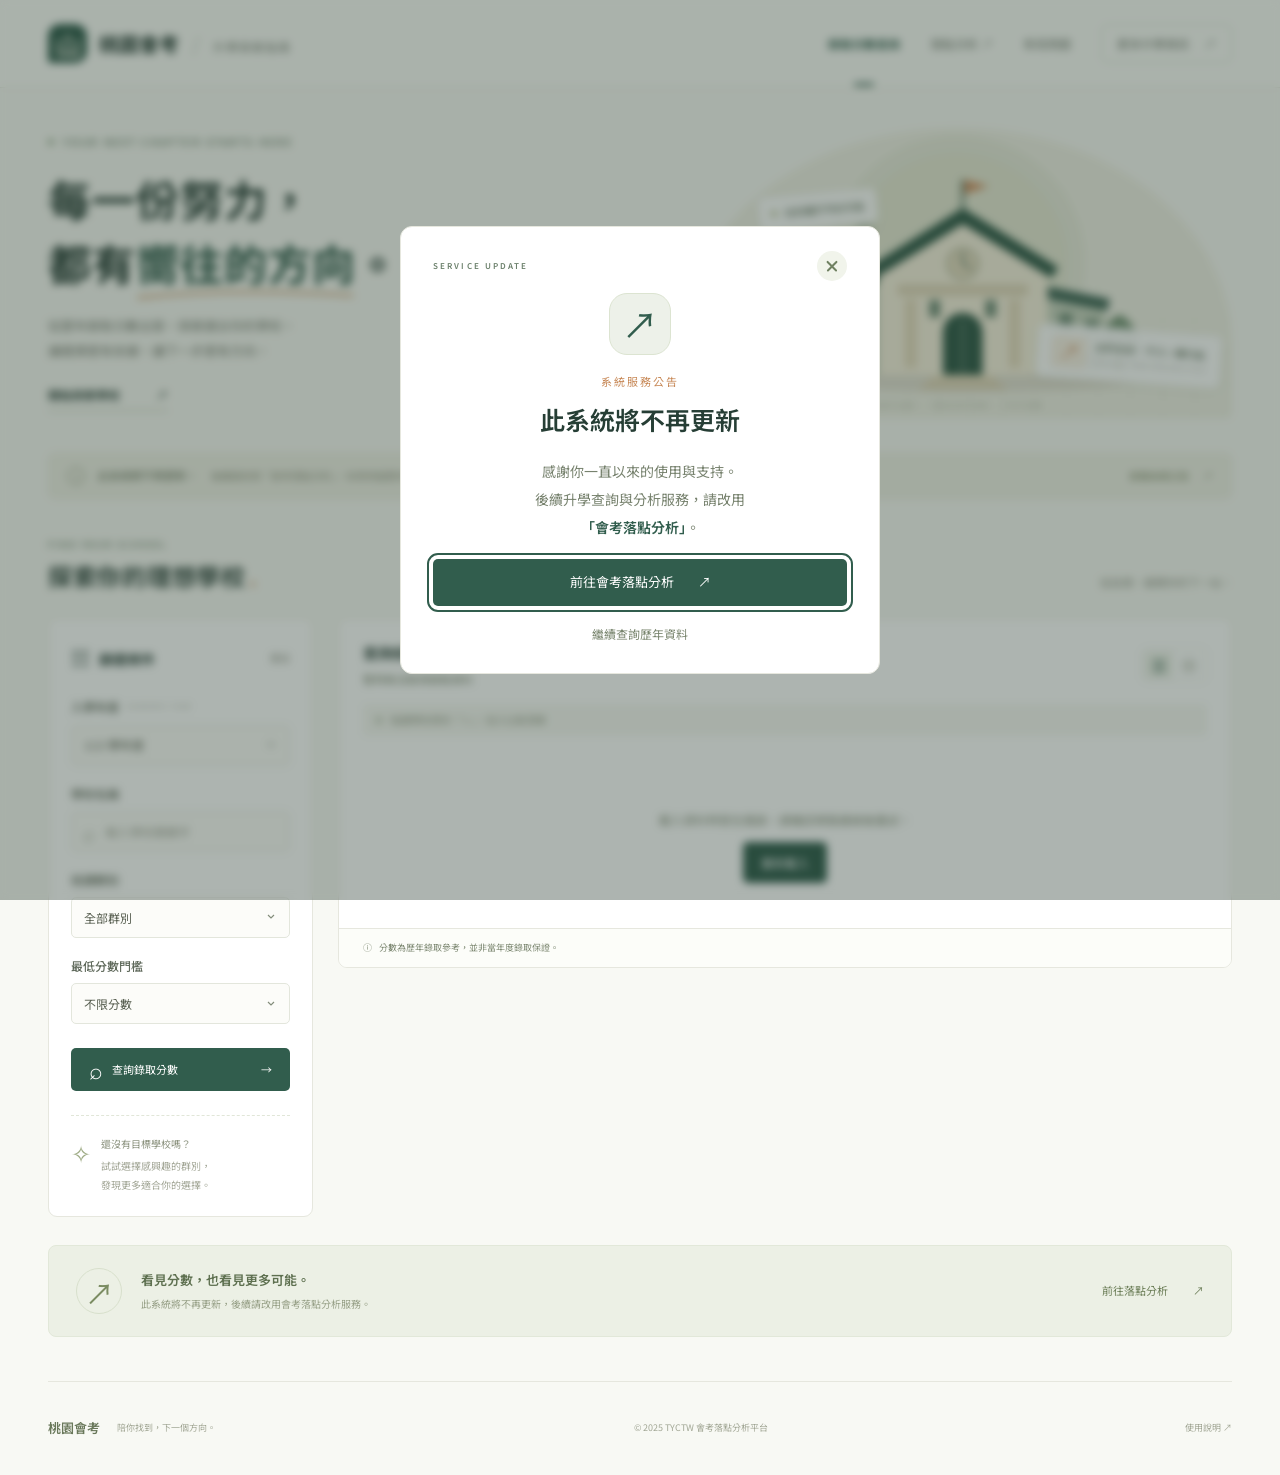
<file: index.html>
<!DOCTYPE html>
<html lang="zh-Hant">
<head>
  <meta charset="UTF-8">
  <meta name="viewport" content="width=device-width, initial-scale=1.0">
  <meta name="theme-color" content="#244e43">
  <meta name="description" content="查詢桃園歷年會考錄取分數，篩選學校與群別，並比較心目中的理想學校。">
  <title>桃園會考 · 歷年錄取分數查詢</title>
  <link rel="preconnect" href="https://fonts.googleapis.com">
  <link href="https://fonts.googleapis.com/css2?family=Noto+Sans+TC:wght@400;500;600;700;800&display=swap" rel="stylesheet">
  <link rel="stylesheet" href="styles.css">
</head>
<body>
  <a class="skip-link" href="#searchForm">跳至學校查詢</a>
  <header class="site-header">
    <nav class="nav-shell" aria-label="主要導覽">
      <a class="brand" href="./index.html"><span class="brand-mark" aria-hidden="true">山</span><span>桃園會考<span class="brand-divider">/</span><span class="brand-sub">升學探索指南</span></span></a>
      <div class="nav-links" id="navigation">
        <a class="nav-active" href="#explore">錄取分數查詢</a>
        <a href="https://tyctw.github.io/spare/">落點分析 <span aria-hidden="true">↗</span></a>
        <button class="text-button" data-open="faqModal">常見問題</button>
        <a class="nav-more" href="https://tyctw.github.io/Navigation/">更多升學資訊 <span aria-hidden="true">↗</span></a>
      </div>
      <button class="menu-toggle" aria-label="開啟導覽選單" aria-expanded="false" aria-controls="navigation">☰</button>
    </nav>
  </header>
  <main>
    <section class="hero page-shell" aria-labelledby="heroTitle">
      <div class="hero-copy">
        <div class="eyebrow"><span></span> YOUR NEXT CHAPTER STARTS HERE</div>
        <h1 id="heroTitle">每一份努力，<br>都有<span class="headline-accent">嚮往的方向<svg viewBox="0 0 390 15" preserveAspectRatio="none" aria-hidden="true"><path d="M3 11 Q170 -2 385 8"/></svg></span>。</h1>
        <p>從歷年錄取分數出發，探索適合你的學校。<br>讓選擇更有依據，讓下一步更有方向。</p>
        <a class="hero-link" href="#explore">開始探索學校 <span aria-hidden="true">↗</span></a>
      </div>
      <div class="hero-art" aria-hidden="true">
        <div class="art-grid"></div><div class="art-orbit"></div>
        <span class="art-star star-one">✦</span><span class="art-star star-two">✧</span>
        <div class="floating-label label-top"><span class="tiny-dot"></span> 找到屬於你的可能</div>
        <svg class="campus" viewBox="0 0 460 270" fill="none">
          <ellipse cx="240" cy="245" rx="189" ry="13" fill="#e1ded1"/>
          <path d="M32 233Q83 170 131 215Q191 163 241 218Q320 164 419 235" fill="#b6c5ad"/>
          <path d="M66 239V149L165 112L164 239" fill="#c6d1be"/><path d="M66 149L165 112L175 125L77 162Z" fill="#416758"/>
          <path d="M284 239V136L393 160V239" fill="#c6d1be"/><path d="M280 131L399 155L396 168L280 145Z" fill="#416758"/>
          <path d="M143 239V117L236 61L330 117V239" fill="#f6f0dd"/><path d="M131 120L236 54L342 120L334 132L236 72L139 132Z" fill="#315a49"/>
          <path d="M164 139H308V151H164Z" fill="#dfd5b9"/><path d="M172 155H185V231H172ZM287 155H300V231H287Z" fill="#e4d9bd"/>
          <path d="M214 239V192A22 22 0 0 1 258 192V239" fill="#315a49"/><path d="M236 177V238" stroke="#769184" stroke-width="2"/>
          <circle cx="236" cy="116" r="17" fill="#e6dcc1" stroke="#a6ad91" stroke-width="2"/><path d="M236 104V116L244 121" stroke="#416758" stroke-width="2" stroke-linecap="round"/>
          <g fill="#6f8b77"><path d="M199 156H211V175H199ZM261 156H273V175H261ZM87 175H101V195H87ZM118 165H132V185H118ZM87 209H101V229H87ZM118 201H132V221H118ZM343 171H357V191H343ZM372 178H386V198H372ZM343 207H357V227H343ZM372 213H386V233H372Z"/></g>
          <path d="M206 239H266L286 255H186Z" fill="#e6dcc1"/><path d="M199 246H274M191 252H282" stroke="#d0c4a6" stroke-width="2"/>
          <path d="M44 236V180M410 239V194" stroke="#6f7c57" stroke-width="5"/>
          <path d="M44 156C14 170 14 206 44 208C75 207 74 175 44 156ZM410 172C384 184 382 216 410 218C437 216 436 188 410 172Z" fill="#739274"/>
          <path d="M236 54V23" stroke="#416758" stroke-width="3"/><path d="M238 23L265 30L238 39" fill="#cf9265"/>
          <path d="M100 91Q109 83 118 91M119 78Q128 70 137 78" stroke="#718878" stroke-width="2" stroke-linecap="round"/>
        </svg>
        <div class="floating-label label-bottom"><span class="label-icon">↗</span><div>你的未來，不只一種可能<small>EXPLORE YOUR POSSIBILITIES</small></div></div>
        <span class="art-caption">TAOYUAN · EDUCATION · FUTURE</span>
      </div>
    </section>
    <div class="page-shell"><div class="notice"><span class="notice-icon" aria-hidden="true">i</span><p>此系統將不再更新。<span>後續請改用「會考落點分析」，本頁保留歷年錄取資料供參考。</span></p><button class="text-button" data-open="updateNoticeModal">查看系統公告 <span aria-hidden="true">↗</span></button></div></div>
    <section class="explore page-shell" id="explore" aria-labelledby="exploreTitle">
      <div class="section-heading"><div><div class="eyebrow section-eyebrow">FIND YOUR SCHOOL</div><h2 id="exploreTitle">探索你的理想學校<span class="heading-dot">.</span></h2></div><span class="section-note">從這裡，展開你的下一站。</span></div>
      <div class="workspace">
        <aside class="filter-panel">
          <div class="filter-heading"><h3><span aria-hidden="true">☷</span> 篩選條件</h3><button id="resetFilters" class="text-button">重設</button></div>
          <form id="searchForm">
            <div class="form-group"><label for="year">入學年度 <span>ACADEMIC YEAR</span></label><select id="year" name="year"><option value="113">113 學年度</option><option value="112">112 學年度</option><option value="111">111 學年度</option><option value="110">110 學年度</option></select></div>
            <div class="form-group"><label for="schoolName">學校名稱</label><div class="search-input"><span aria-hidden="true">⌕</span><input type="search" id="schoolName" name="schoolName" placeholder="輸入學校關鍵字"></div></div>
            <div class="form-group"><label for="department">就讀群別</label><select id="department" name="department"><option value="">全部群別</option><option>學術群</option><option>機械群</option><option>動力機械群</option><option>電機與電子群</option><option>化工群</option><option>土木與建築群</option><option>商業與管理群</option><option>外語群</option><option>設計群</option><option>農業群</option><option>食品群</option><option>家政群</option><option>餐旅群</option></select></div>
            <div class="form-group"><label for="minScore">最低分數門檻</label><select id="minScore" name="minScore"><option value="">不限分數</option><option value="5A">5A 以上</option><option value="4A">4A 以上</option><option value="3A">3A 以上</option><option value="2A">2A 以上</option><option value="1A">1A 以上</option><option value="5B">5B 以上</option><option value="4B">4B 以上</option><option value="3B">3B 以上</option></select></div>
            <button class="primary-button search-button" type="submit"><span aria-hidden="true">⌕</span> 查詢錄取分數 <span aria-hidden="true">→</span></button>
          </form>
          <div class="filter-tip"><span aria-hidden="true">✧</span><p>還沒有目標學校嗎？<small>試試選擇感興趣的群別，<br>發現更多適合你的選擇。</small></p></div>
        </aside>
        <div class="results-panel" aria-busy="true">
          <div class="results-heading"><div><h3>查詢結果 <span id="resultCount">—</span></h3><p id="resultSummary">正在取得歷年錄取資料</p></div><div class="view-options" aria-label="結果檢視方式"><button class="active" id="listView" aria-label="列表檢視" aria-pressed="true">☰</button><button id="gridView" aria-label="卡片檢視" aria-pressed="false">▦</button></div></div>
          <div class="results-hint"><span aria-hidden="true">⊕</span> 點選學校旁的「＋」，加入比較清單</div>
          <div class="table-heading" aria-hidden="true"><span>學校 / 科系</span><span>就讀群別</span><span>錄取分數</span><span>比較</span></div>
          <div id="resultContainer" aria-live="polite"></div>
          <div id="resultMessage" role="status"><span class="spinner"></span> 正在載入學校資料…</div>
          <div class="pagination" hidden><span id="resultRange"></span><div><button id="prevPage" aria-label="上一頁">←</button><span id="pageInfo"></span><button id="nextPage" aria-label="下一頁">→</button></div></div>
          <div class="source-note"><span aria-hidden="true">ⓘ</span> 分數為歷年錄取參考，並非當年度錄取保證。</div>
        </div>
      </div>
    </section>
    <section class="next-step page-shell"><div class="next-step-icon" aria-hidden="true">↗</div><div><h3>看見分數，也看見更多可能。</h3><p>此系統將不再更新，後續請改用會考落點分析服務。</p></div><a href="https://tyctw.github.io/spare/">前往落點分析 <span aria-hidden="true">↗</span></a></section>
  </main>
  <footer class="page-shell"><div><span class="footer-brand">桃園會考</span><span>陪你找到，下一個方向。</span></div><p>© 2025 TYCTW 會考落點分析平台</p><button class="text-button" data-open="faqModal">使用說明 <span aria-hidden="true">↗</span></button></footer>
  <div id="comparisonPanel" class="comparison-panel" hidden><div><span class="comparison-symbol">▦</span> 學校比較 <span id="comparisonCount">0</span><small>選擇至少 2 個項目開始比較</small></div><button id="clearComparison" class="text-button">清除</button><button id="compareButton" class="primary-button" disabled>開始比較 →</button></div>
  <dialog id="compareModal"><div class="modal-heading"><div><div class="eyebrow">SCHOOL COMPARISON</div><h2>學校比較</h2></div><button class="close-modal" aria-label="關閉比較視窗">×</button></div><div id="compareTableContainer"></div></dialog>
  <dialog id="faqModal"><div class="modal-heading"><div><div class="eyebrow">A LITTLE HELP</div><h2>常見問題</h2></div><button class="close-modal" aria-label="關閉常見問題">×</button></div><details open><summary>如何使用查詢系統？</summary><p>選擇年度，輸入學校名稱或選擇群別與分數門檻，再按「查詢錄取分數」。條件可留空，查看該年度所有資料。</p></details><details><summary>錄取分數怎麼看？</summary><p>A 表示「精熟」、B 表示「基礎」、C 表示「待加強」。例如 4A1B 代表四科精熟、一科基礎；「+」為標示的加號數。歷年分數僅供參考，請以各校當年度招生公告為準。</p></details><details><summary>如何比較學校？</summary><p>按結果旁的「＋」加入比較，可跨年度保留選擇。選取至少兩個項目後，按下方的「開始比較」查看學校、群別、科系與分數。</p></details><details><summary>目前可以查詢哪些年度？</summary><p>目前提供 110 至 113 學年度選項。資料由原有查詢服務提供，若暫時無法載入，可重新查詢。</p></details></dialog>
  <dialog id="updateNoticeModal" class="update-notice-modal" aria-labelledby="updateNoticeTitle" aria-describedby="updateNoticeDescription">
    <div class="modal-heading"><div class="eyebrow">SERVICE UPDATE</div><button class="close-modal" aria-label="關閉系統公告">×</button></div>
    <div class="update-notice-icon" aria-hidden="true">↗</div>
    <p class="update-notice-label">系統服務公告</p>
    <h2 id="updateNoticeTitle">此系統將不再更新</h2>
    <p id="updateNoticeDescription">感謝你一直以來的使用與支持。<br>後續升學查詢與分析服務，請改用<br><strong>「會考落點分析」</strong>。</p>
    <div class="update-notice-actions"><a class="primary-button" href="https://tyctw.github.io/spare/" autofocus>前往會考落點分析 <span aria-hidden="true">↗</span></a><button class="text-button" id="continueHistorical">繼續查詢歷年資料</button></div>
  </dialog>
  <script src="app.js"></script>
</body>
</html>
</file>
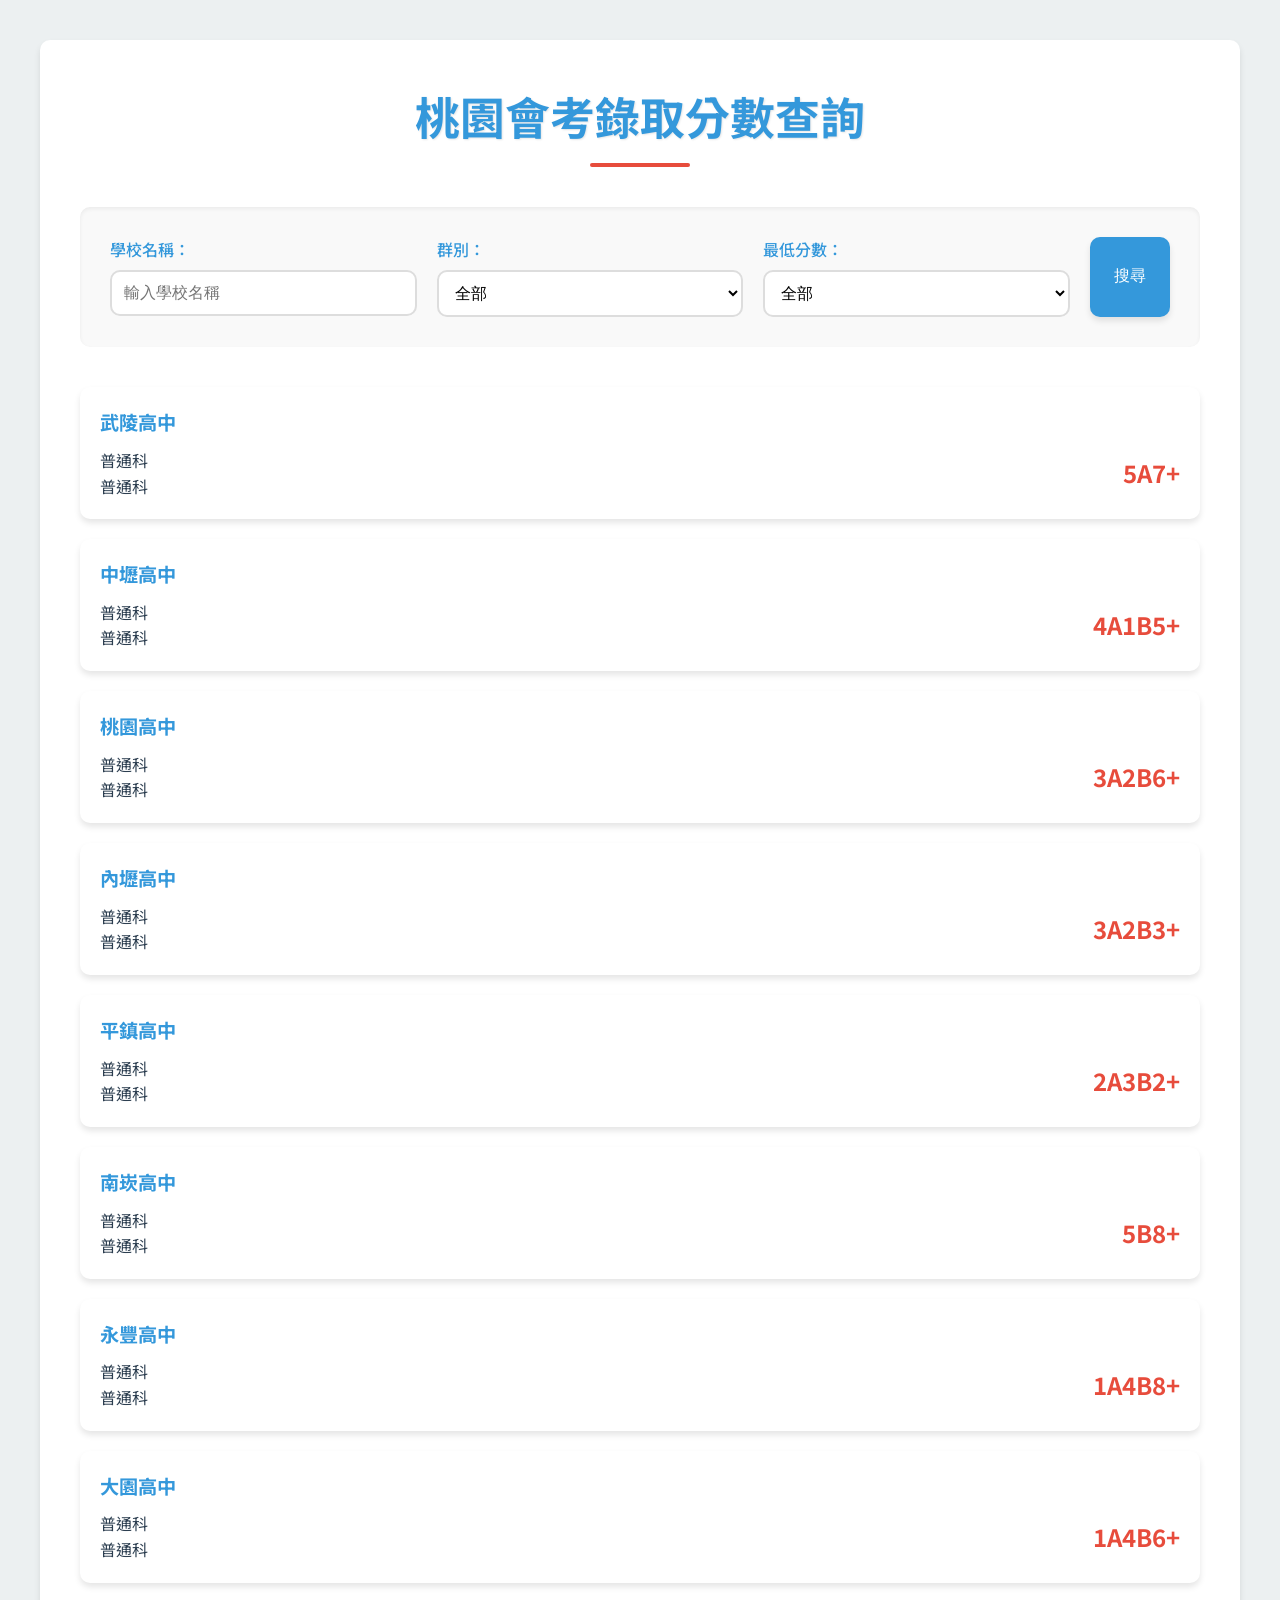
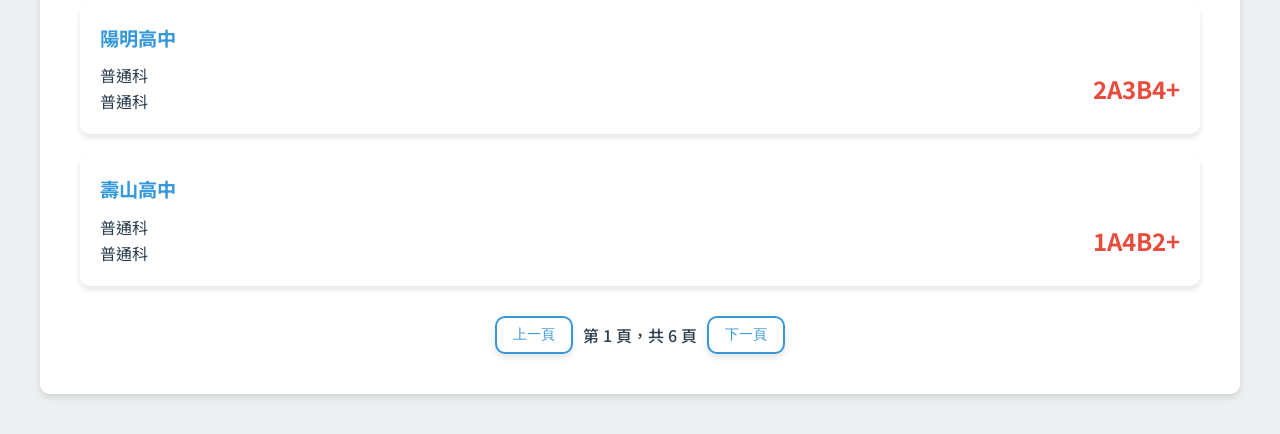
<file: closeindex.html>
<html><head>
<title>112桃園會考錄取分數整合系統 - 分數查詢</title>
<style>
  @import url('https://fonts.googleapis.com/css2?family=Noto+Sans+TC:wght@300;400;500;700&display=swap');
  
  :root {
    --primary-color: #3498db;
    --secondary-color: #e74c3c;
    --background-color: #ecf0f1;
    --text-color: #2c3e50;
    --border-radius: 10px;
    --box-shadow: 0 4px 6px rgba(0, 0, 0, 0.1);
    --transition: all 0.3s ease;
  }

  * {
    box-sizing: border-box;
    margin: 0;
    padding: 0;
  }

  body {
    font-family: 'Noto Sans TC', sans-serif;
    line-height: 1.6;
    color: var(--text-color);
    background-color: var(--background-color);
    padding: 40px 20px;
    min-height: 100vh;
  }

  .container {
    max-width: 1200px;
    margin: 0 auto;
    background-color: white;
    padding: 40px;
    border-radius: var(--border-radius);
    box-shadow: var(--box-shadow);
    transition: var(--transition);
  }

  .container:hover {
    box-shadow: 0 10px 20px rgba(0, 0, 0, 0.15);
  }

  h1 {
    color: var(--primary-color);
    text-align: center;
    margin-bottom: 40px;
    font-size: 2.8em;
    font-weight: 700;
    text-shadow: 1px 1px 2px rgba(0,0,0,0.1);
    position: relative;
    padding-bottom: 15px;
  }

  h1::after {
    content: '';
    position: absolute;
    bottom: 0;
    left: 50%;
    transform: translateX(-50%);
    width: 100px;
    height: 4px;
    background-color: var(--secondary-color);
    border-radius: 2px;
  }

  form {
    display: flex;
    flex-wrap: wrap;
    gap: 20px;
    margin-bottom: 40px;
    background-color: #f9f9f9;
    padding: 30px;
    border-radius: var(--border-radius);
    box-shadow: inset 0 2px 4px rgba(0,0,0,0.06);
  }

  .form-group {
    flex: 1 1 200px;
  }

  label {
    display: block;
    margin-bottom: 8px;
    font-weight: 500;
    color: var(--primary-color);
  }

  input, select {
    width: 100%;
    padding: 12px;
    border: 2px solid #ddd;
    border-radius: var(--border-radius);
    font-size: 16px;
    transition: var(--transition);
    background-color: white;
  }

  input:focus, select:focus {
    outline: none;
    border-color: var(--primary-color);
    box-shadow: 0 0 0 3px rgba(52, 152, 219, 0.1);
  }

  button {
    padding: 12px 24px;
    background-color: var(--primary-color);
    color: white;
    border: none;
    border-radius: var(--border-radius);
    cursor: pointer;
    font-size: 16px;
    font-weight: 500;
    transition: var(--transition);
    box-shadow: var(--box-shadow);
  }

  button:hover {
    background-color: #2980b9;
    transform: translateY(-2px);
  }

  table {
    width: 100%;
    border-collapse: separate;
    border-spacing: 0;
    margin-top: 30px;
    background-color: white;
    border-radius: var(--border-radius);
    overflow: hidden;
    box-shadow: var(--box-shadow);
  }

  th, td {
    padding: 16px;
    text-align: left;
    border-bottom: 1px solid #eee;
  }

  th {
    background-color: var(--primary-color);
    color: white;
    font-weight: 500;
    text-transform: uppercase;
    letter-spacing: 1px;
  }

  tr:last-child td {
    border-bottom: none;
  }

  tr:nth-child(even) {
    background-color: #f8f8f8;
  }

  tr:hover {
    background-color: #e8f6ff;
  }

  #resultMessage {
    text-align: center;
    margin-top: 30px;
    font-weight: 500;
    color: var(--secondary-color);
    font-size: 18px;
  }

  .pagination {
    display: flex;
    justify-content: center;
    align-items: center;
    margin-top: 30px;
    gap: 10px;
  }

  .pagination button {
    background-color: white;
    color: var(--primary-color);
    border: 2px solid var(--primary-color);
    padding: 8px 16px;
    font-size: 14px;
    transition: var(--transition);
  }

  .pagination button:hover {
    background-color: var(--primary-color);
    color: white;
  }

  #pageInfo {
    font-weight: 500;
    color: var(--text-color);
  }

  @media (max-width: 768px) {
    .container {
      padding: 20px;
    }

    form {
      flex-direction: column;
    }

    .form-group {
      flex: 1 1 100%;
    }
  }

  @keyframes fadeIn {
    from { opacity: 0; transform: translateY(20px); }
    to { opacity: 1; transform: translateY(0); }
  }

  .fade-in {
    animation: fadeIn 0.5s ease-out;
  }

  .highlight {
    background-color: #fff9c4;
    transition: background-color 0.3s ease;
  }

  .card {
    background-color: white;
    border-radius: var(--border-radius);
    box-shadow: var(--box-shadow);
    padding: 20px;
    margin-bottom: 20px;
    transition: var(--transition);
  }

  .card:hover {
    transform: translateY(-5px);
    box-shadow: 0 8px 15px rgba(0, 0, 0, 0.1);
  }

  .school-name {
    font-size: 1.2em;
    font-weight: 700;
    color: var(--primary-color);
    margin-bottom: 10px;
  }

  .school-info {
    display: flex;
    justify-content: space-between;
    align-items: center;
  }

  .school-score {
    font-size: 1.5em;
    font-weight: 700;
    color: var(--secondary-color);
  }
</style>
</head>
<body>
  <div class="container fade-in">
    <h1>桃園會考錄取分數查詢</h1>
    <form id="searchForm">
      <div class="form-group">
        <label for="schoolName">學校名稱：</label>
        <input type="text" id="schoolName" name="schoolName" placeholder="輸入學校名稱">
      </div>
      <div class="form-group">
        <label for="department">群別：</label>
        <select id="department" name="department">
          <option value="">全部</option>
          <option value="普通科">普通科</option>
          <option value="機械群">機械群</option>
          <option value="動力機械群">動力機械群</option>
          <option value="電機與電子群">電機與電子群</option>
          <option value="化工群">化工群</option>
          <option value="土木與建築群">土木與建築群</option>
          <option value="商業與管理群">商業與管理群</option>
          <option value="外語群">外語群</option>
          <option value="設計群">設計群</option>
          <option value="農業群">農業群</option>
          <option value="食品群">食品群</option>
          <option value="家政群">家政群</option>
          <option value="餐旅群">餐旅群</option>
        </select>
      </div>
      <div class="form-group">
        <label for="minScore">最低分數：</label>
        <select id="minScore" name="minScore">
          <option value="">全部</option>
          <option value="5A">5A以上</option>
          <option value="4A">4A以上</option>
          <option value="3A">3A以上</option>
          <option value="2A">2A以上</option>
          <option value="1A">1A以上</option>
          <option value="5B">5B以上</option>
          <option value="4B">4B以上</option>
          <option value="3B">3B以上</option>
        </select>
      </div>
      <button type="submit">搜尋</button>
    </form>
    
    <div id="resultContainer"></div>
    <div id="resultMessage"></div>
    <div class="pagination">
      <button id="prevPage">上一頁</button>
      <span id="pageInfo"></span>
      <button id="nextPage">下一頁</button>
    </div>
  </div>

  <script>
    const departmentGroups = {
      "機械群": ["機械科", "鑄造科", "板金科", "機械木模科", "配管科", "模具科", "機電科", "製圖科", "生物產業機電科", "電腦機械製圖科"],
      "動力機械群": ["汽車科", "重機科", "飛機修護科", "動力機械科", "農業機械科", "軌道車輛科"],
      "電機與電子群": ["資訊科", "電子科", "控制科", "電機科", "冷凍空調科", "航空電子科", "電機空調科"],
      "化工群": ["化工科", "紡織科", "染整科"],
      "土木與建築群": ["建築科", "土木科", "消防工程科", "空間測繪科"],
      "商業與管理群": ["商業經營科", "國際貿易科", "會計事務科", "資料處理科", "不動產事務科", "電子商務科", "流通管理科", "農產行銷科", "航運管理科"],
      "外語群": ["應用外語科（英文組）", "應用外語科（日文組）"],
      "設計群": ["家具木工科", "美工科", "陶瓷工程科", "室內空間設計科", "圖文傳播科", "金屬工藝科", "家具設計科", "廣告設計科", "多媒體設計科", "多媒體應用科", "室內設計科"],
      "農業群": ["農場經營科", "園藝科", "森林科", "野生動物保育科", "造園科", "畜產保健科"],
      "食品群": ["食品加工科", "食品科", "水產食品科", "烘焙科"],
      "家政群": ["家政科", "服裝科", "幼兒保育科", "美容科", "時尚模特兒科", "流行服飾科", "時尚造型科", "照顧服務科"],
      "餐旅群": ["觀光事業科", "餐飲管理科"]
    };

    const schoolData = [
      { name: "武陵高中", department: "普通科", group: "普通科", score: "5A7+" },
      { name: "中壢高中", department: "普通科", group: "普通科", score: "4A1B5+" },
      { name: "桃園高中", department: "普通科", group: "普通科", score: "3A2B6+" },
      { name: "內壢高中", department: "普通科", group: "普通科", score: "3A2B3+" },
      { name: "平鎮高中", department: "普通科", group: "普通科", score: "2A3B2+" },
      { name: "南崁高中", department: "普通科", group: "普通科", score: "5B8+" },
      { name: "永豐高中", department: "普通科", group: "普通科", score: "1A4B8+" },
      { name: "大園高中", department: "普通科", group: "普通科", score: "1A4B6+" },
      { name: "陽明高中", department: "普通科", group: "普通科", score: "2A3B4+" },
      { name: "壽山高中", department: "普通科", group: "普通科", score: "1A4B2+" },
      { name: "壽山高中", department: "廣告設計科", group: "設計群", score: "5B4+" },
      { name: "壽山高中", department: "應用英語科", group: "外語群", score: "5B5+" },
      { name: "壽山高中", department: "國際貿易科", group: "商業與管理群", score: "5B6+" },
      { name: "中壢高商", department: "資料處理科", group: "商業與管理群", score: "5B4+" },
      { name: "中壢高商", department: "國際貿易科", group: "商業與管理群", score: "5B4+" },
      { name: "中壢高商", department: "商業經營科", group: "商業與管理群", score: "1A4B5+" },
      { name: "中壢家商", department: "流行服飾科", group: "家政群", score: "5B2+" },
      { name: "中壢家商", department: "商業經營科", group: "商業與管理群", score: "5B4+" },
      { name: "中壢家商", department: "資料處理科", group: "商業與管理群", score: "5B4+" },
      { name: "中壢家商", department: "家政科", group: "家政群", score: "5B2+" },
      { name: "中壢家商", department: "應用英語科", group: "外語群", score: "1A4B4+" },
      { name: "北科附工", department: "電機科", group: "電機與電子群", score: "1A4B6+" },
      { name: "北科附工", department: "動力機械科", group: "動力機械群", score: "5B4+" },
      { name: "北科附工", department: "汽車科", group: "動力機械群", score: "5B3+" },
      { name: "北科附工", department: "模具科", group: "機械群", score: "5B3+" },
      { name: "北科附工", department: "生物產業機電科", group: "機械群", score: "5B5+" },
      { name: "北科附工", department: "電子科", group: "電機與電子群", score: "1A4B3+" },
      { name: "北科附工", department: "農場經營科", group: "農業群", score: "5B4+" },
      { name: "北科附工", department: "園藝科", group: "農業群", score: "5B7+" },
      { name: "北科附工", department: "畜產保健科", group: "農業群", score: "5B7+" },
      { name: "龍潭高中", department: "普通科", group: "普通科", score: "5B5+" },
      { name: "龍潭高中", department: "園藝科", group: "農業群", score: "4B1C1+" },
      { name: "龍潭高中", department: "造園科", group: "農業群", score: "4B1C1+" },
      { name: "龍潭高中", department: "機械科", group: "機械群", score: "4B1C2+" },
      { name: "龍潭高中", department: "畜產保健科", group: "農業群", score: "4B1C5+" },
      { name: "龍潭高中", department: "電子科", group: "電機與電子群", score: "5B3+" },
      { name: "楊梅高中", department: "普通科", group: "普通科", score: "5B5+" },
      { name: "楊梅高中", department: "電子科", group: "電機與電子群", score: "5B0+" },
      { name: "楊梅高中", department: "資訊科", group: "電機與電子群", score: "5B0+" },
      { name: "新屋高中", department: "普通科", group: "普通科", score: "4B1C" },
      { name: "觀音高中", department: "普通科", group: "普通科", score: "4B1C" },
      { name: "大溪高中", department: "普通科", group: "普通科", score: "5B0+" },
      { name: "振聲高中", department: "電子商務科", group: "商業與管理群", score: "4B1C" },
      { name: "振聲高中", department: "多媒體設計科", group: "設計群", score: "4B1C" },
      { name: "振聲高中", department: "觀光事業科", group: "餐旅群", score: "4B1C3+" },
      { name: "振聲高中", department: "商業經營科", group: "商業與管理群", score: "5B0+" },
      { name: "振聲高中", department: "資訊科", group: "電機與電子群", score: "5B1+" },
      { name: "振聲高中", department: "應用英語科", group: "外語群", score: "5B3+" },
      { name: "振聲高中", department: "普通科", group: "普通科", score: "5B3+" },
      { name: "關西高中", department: "園藝科", group: "農業群", score: "4B1C" },
      { name: "關西高中", department: "畜產保健科", group: "農業群", score: "3B2C" },
      { name: "關西高中", department: "家政科", group: "家政群", score: "4B1C1+" }
    ];

    let currentPage = 1;
    const itemsPerPage = 10;

    function displayResults(results, page = 1) {
      const resultContainer = document.getElementById('resultContainer');
      const resultMessage = document.getElementById('resultMessage');
      const pageInfo = document.getElementById('pageInfo');
      resultContainer.innerHTML = '';

      if (results.length === 0) {
        resultMessage.textContent = '沒有符合條件的結果';
        document.querySelector('.pagination').style.display = 'none';
      } else {
        resultMessage.textContent = '';
        document.querySelector('.pagination').style.display = 'flex';

        const startIndex = (page - 1) * itemsPerPage;
        const endIndex = startIndex + itemsPerPage;
        const pageResults = results.slice(startIndex, endIndex);

        pageResults.forEach((school, index) => {
          const card = document.createElement('div');
          card.classList.add('card', 'fade-in');
          card.style.animationDelay = `${index * 0.1}s`;
          
          card.innerHTML = `
            <div class="school-name">${school.name}</div>
            <div class="school-info">
              <div>
                <div>${school.department}</div>
                <div>${school.group}</div>
              </div>
              <div class="school-score">${school.score}</div>
            </div>
          `;
          
          resultContainer.appendChild(card);
        });

        pageInfo.textContent = `第 ${page} 頁，共 ${Math.ceil(results.length / itemsPerPage)} 頁`;
      }
    }

    function compareScores(schoolScore, minScore) {
      const scoreMap = { '5A': 11, '4A': 10, '3A': 9, '2A': 8, '1A': 7, '5B': 6, '4B': 5, '3B': 4, '2B': 3, '1B': 2, '5C': 1 };
      const schoolScoreValue = scoreMap[schoolScore.substring(0, 2)] || 0;
      const minScoreValue = scoreMap[minScore] || 0;
      return schoolScoreValue >= minScoreValue;
    }

    document.getElementById('searchForm').addEventListener('submit', function(e) {
      e.preventDefault();
      const schoolName = document.getElementById('schoolName').value.toLowerCase();
      const department = document.getElementById('department').value;
      const minScore = document.getElementById('minScore').value;

      const filteredData = schoolData.filter(school => {
        return (
          (schoolName === '' || school.name.toLowerCase().includes(schoolName)) &&
          (department === '' || school.group === department) &&
          (minScore === '' || compareScores(school.score, minScore))
        );
      });

      currentPage = 1;
      displayResults(filteredData, currentPage);
    });

    document.getElementById('prevPage').addEventListener('click', function() {
      if (currentPage > 1) {
        currentPage--;
        const filteredData = performSearch();
        displayResults(filteredData, currentPage);
      }
    });

    document.getElementById('nextPage').addEventListener('click', function() {
      const filteredData = performSearch();
      if (currentPage < Math.ceil(filteredData.length / itemsPerPage)) {
        currentPage++;
        displayResults(filteredData, currentPage);
      }
    });

    function performSearch() {
      const schoolName = document.getElementById('schoolName').value.toLowerCase();
      const department = document.getElementById('department').value;
      const minScore = document.getElementById('minScore').value;

      return schoolData.filter(school => {
        return (
          (schoolName === '' || school.name.toLowerCase().includes(schoolName)) &&
          (department === '' || school.group === department) &&
          (minScore === '' || compareScores(school.score, minScore))
        );
      });
    }

    // 初始顯示所有結果
    displayResults(schoolData, currentPage);
  </script>
</body></html>
</file>
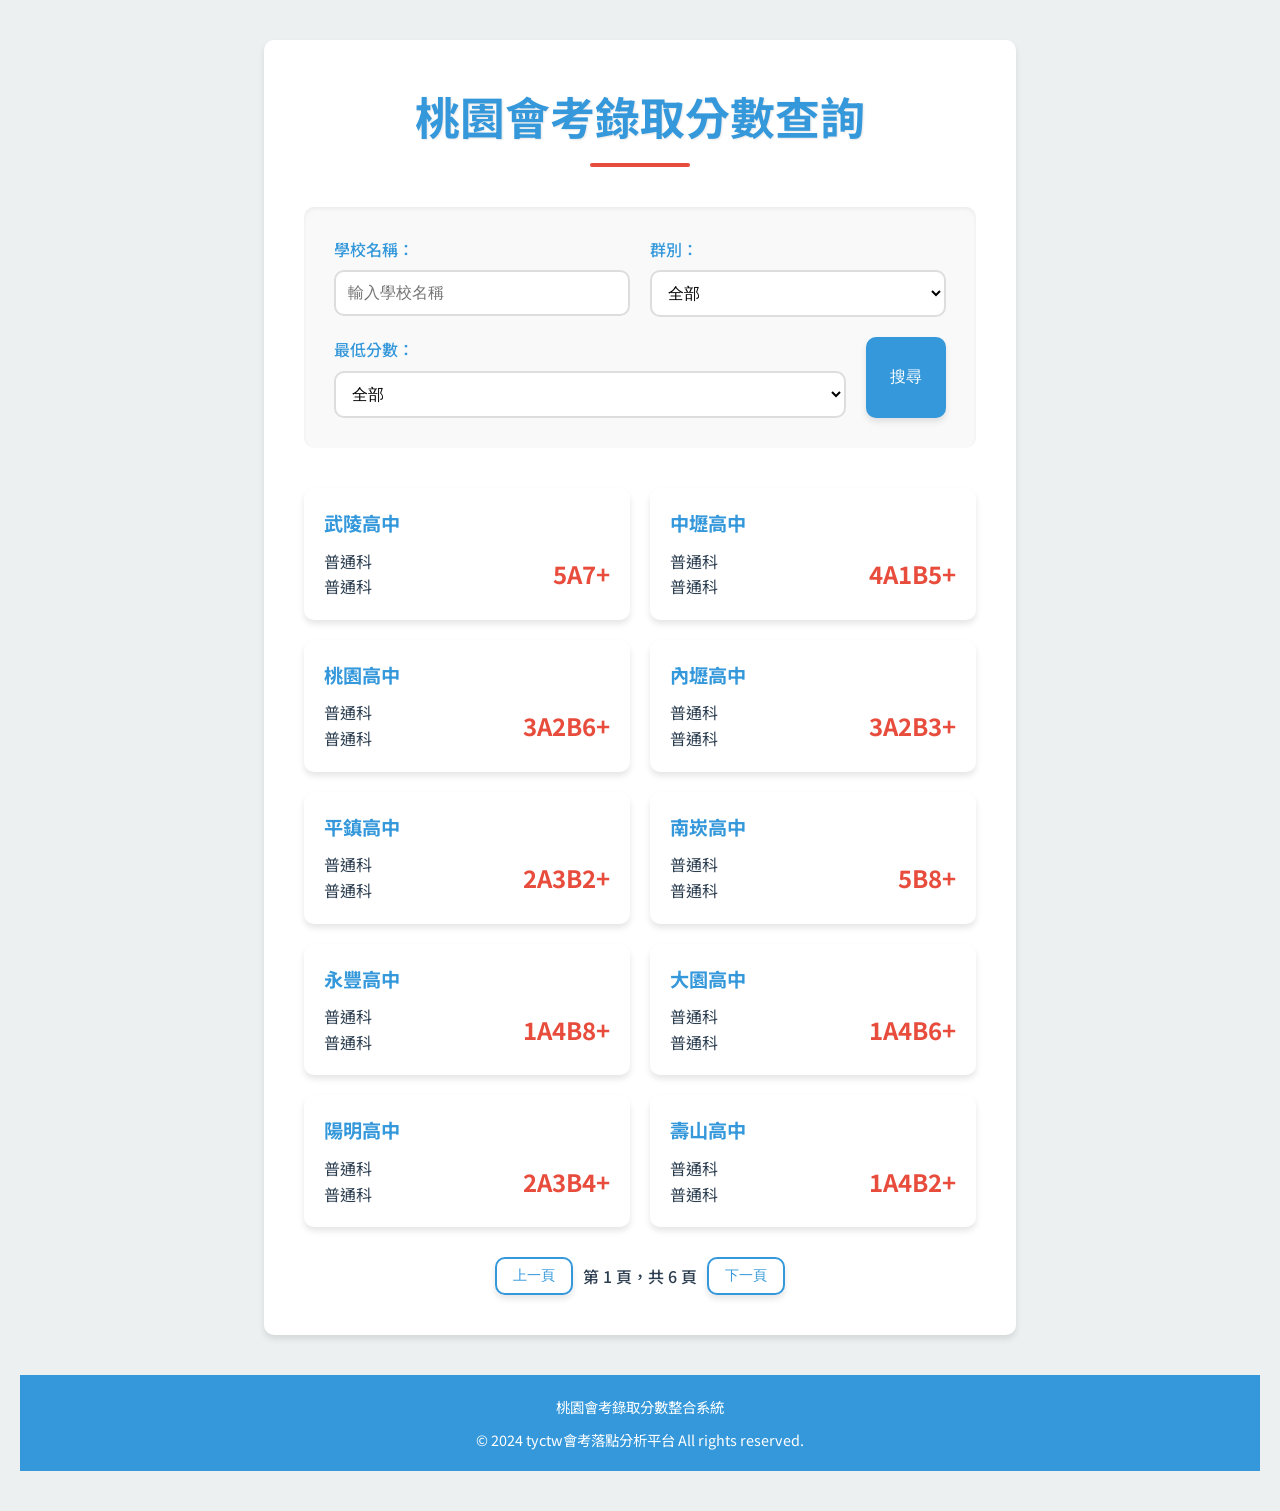
<file: nophoneindex.html>
<html><head>
<title>112桃園會考錄取分數查詢系統 - 分數查詢</title>
<style>
  @import url('https://fonts.googleapis.com/css2?family=Noto+Sans+TC:wght@300;400;500;700&display=swap');
  
  :root {
    --primary-color: #3498db;
    --secondary-color: #e74c3c;
    --background-color: #ecf0f1;
    --text-color: #2c3e50;
    --border-radius: 10px;
    --box-shadow: 0 4px 6px rgba(0, 0, 0, 0.1);
    --transition: all 0.3s ease;
  }

  * {
    box-sizing: border-box;
    margin: 0;
    padding: 0;
  }

  body {
    font-family: 'Noto Sans TC', sans-serif;
    line-height: 1.6;
    color: var(--text-color);
    background-color: var(--background-color);
    padding: 40px 20px;
    min-height: 100vh;
    display: flex;
    flex-direction: column;
  }

  .container {
    max-width: 1200px;
    margin: 0 auto;
    background-color: white;
    padding: 40px;
    border-radius: var(--border-radius);
    box-shadow: var(--box-shadow);
    transition: var(--transition);
    flex-grow: 1;
  }

  .container:hover {
    box-shadow: 0 10px 20px rgba(0, 0, 0, 0.15);
  }

  h1 {
    color: var(--primary-color);
    text-align: center;
    margin-bottom: 40px;
    font-size: 2.8em;
    font-weight: 700;
    text-shadow: 1px 1px 2px rgba(0,0,0,0.1);
    position: relative;
    padding-bottom: 15px;
  }

  h1::after {
    content: '';
    position: absolute;
    bottom: 0;
    left: 50%;
    transform: translateX(-50%);
    width: 100px;
    height: 4px;
    background-color: var(--secondary-color);
    border-radius: 2px;
  }

  form {
    display: flex;
    flex-wrap: wrap;
    gap: 20px;
    margin-bottom: 40px;
    background-color: #f9f9f9;
    padding: 30px;
    border-radius: var(--border-radius);
    box-shadow: inset 0 2px 4px rgba(0,0,0,0.06);
  }

  .form-group {
    flex: 1 1 200px;
  }

  label {
    display: block;
    margin-bottom: 8px;
    font-weight: 500;
    color: var(--primary-color);
  }

  input, select {
    width: 100%;
    padding: 12px;
    border: 2px solid #ddd;
    border-radius: var(--border-radius);
    font-size: 16px;
    transition: var(--transition);
    background-color: white;
  }

  input:focus, select:focus {
    outline: none;
    border-color: var(--primary-color);
    box-shadow: 0 0 0 3px rgba(52, 152, 219, 0.1);
  }

  button {
    padding: 12px 24px;
    background-color: var(--primary-color);
    color: white;
    border: none;
    border-radius: var(--border-radius);
    cursor: pointer;
    font-size: 16px;
    font-weight: 500;
    transition: var(--transition);
    box-shadow: var(--box-shadow);
  }

  button:hover {
    background-color: #2980b9;
    transform: translateY(-2px);
  }

  #resultContainer {
    display: grid;
    grid-template-columns: repeat(auto-fill, minmax(250px, 1fr));
    gap: 20px;
  }

  #resultMessage {
    text-align: center;
    margin-top: 30px;
    font-weight: 500;
    color: var(--secondary-color);
    font-size: 18px;
  }

  .pagination {
    display: flex;
    justify-content: center;
    align-items: center;
    margin-top: 30px;
    gap: 10px;
  }

  .pagination button {
    background-color: white;
    color: var(--primary-color);
    border: 2px solid var(--primary-color);
    padding: 8px 16px;
    font-size: 14px;
    transition: var(--transition);
  }

  .pagination button:hover {
    background-color: var(--primary-color);
    color: white;
  }

  #pageInfo {
    font-weight: 500;
    color: var(--text-color);
  }

  @media (max-width: 768px) {
    .container {
      padding: 20px;
    }

    form {
      flex-direction: column;
    }

    .form-group {
      flex: 1 1 100%;
    }
  }

  @keyframes fadeIn {
    from { opacity: 0; transform: translateY(20px); }
    to { opacity: 1; transform: translateY(0); }
  }

  .fade-in {
    animation: fadeIn 0.5s ease-out;
  }

  .card {
    background-color: white;
    border-radius: var(--border-radius);
    box-shadow: var(--box-shadow);
    padding: 20px;
    transition: var(--transition);
  }

  .card:hover {
    transform: translateY(-5px);
    box-shadow: 0 8px 15px rgba(0, 0, 0, 0.1);
  }

  .school-name {
    font-size: 1.2em;
    font-weight: 700;
    color: var(--primary-color);
    margin-bottom: 10px;
  }

  .school-info {
    display: flex;
    justify-content: space-between;
    align-items: center;
  }

  .school-score {
    font-size: 1.5em;
    font-weight: 700;
    color: var(--secondary-color);
  }

  footer {
    text-align: center;
    padding: 20px;
    background-color: var(--primary-color);
    color: white;
    font-size: 0.9em;
    margin-top: 40px;
  }

  .copyright {
    margin-top: 10px;
  }
</style>
</head>
<body>
  <div class="container fade-in">
    <h1>桃園會考錄取分數查詢</h1>
    <form id="searchForm">
      <div class="form-group">
        <label for="schoolName">學校名稱：</label>
        <input type="text" id="schoolName" name="schoolName" placeholder="輸入學校名稱">
      </div>
      <div class="form-group">
        <label for="department">群別：</label>
        <select id="department" name="department">
          <option value="">全部</option>
          <option value="普通科">普通科</option>
          <option value="機械群">機械群</option>
          <option value="動力機械群">動力機械群</option>
          <option value="電機與電子群">電機與電子群</option>
          <option value="化工群">化工群</option>
          <option value="土木與建築群">土木與建築群</option>
          <option value="商業與管理群">商業與管理群</option>
          <option value="外語群">外語群</option>
          <option value="設計群">設計群</option>
          <option value="農業群">農業群</option>
          <option value="食品群">食品群</option>
          <option value="家政群">家政群</option>
          <option value="餐旅群">餐旅群</option>
        </select>
      </div>
      <div class="form-group">
        <label for="minScore">最低分數：</label>
        <select id="minScore" name="minScore">
          <option value="">全部</option>
          <option value="5A">5A以上</option>
          <option value="4A">4A以上</option>
          <option value="3A">3A以上</option>
          <option value="2A">2A以上</option>
          <option value="1A">1A以上</option>
          <option value="5B">5B以上</option>
          <option value="4B">4B以上</option>
          <option value="3B">3B以上</option>
        </select>
      </div>
      <button type="submit">搜尋</button>
    </form>
    
    <div id="resultContainer"></div>
    <div id="resultMessage"></div>
    <div class="pagination">
      <button id="prevPage">上一頁</button>
      <span id="pageInfo"></span>
      <button id="nextPage">下一頁</button>
    </div>
  </div>

  <footer>
    <div>桃園會考錄取分數整合系統</div>
    <div class="copyright">&copy; 2024 tyctw會考落點分析平台 All rights reserved.</div>
  </footer>

  <script>
    const departmentGroups = {
      "機械群": ["機械科", "鑄造科", "板金科", "機械木模科", "配管科", "模具科", "機電科", "製圖科", "生物產業機電科", "電腦機械製圖科"],
      "動力機械群": ["汽車科", "重機科", "飛機修護科", "動力機械科", "農業機械科", "軌道車輛科"],
      "電機與電子群": ["資訊科", "電子科", "控制科", "電機科", "冷凍空調科", "航空電子科", "電機空調科"],
      "化工群": ["化工科", "紡織科", "染整科"],
      "土木與建築群": ["建築科", "土木科", "消防工程科", "空間測繪科"],
      "商業與管理群": ["商業經營科", "國際貿易科", "會計事務科", "資料處理科", "不動產事務科", "電子商務科", "流通管理科", "農產行銷科", "航運管理科"],
      "外語群": ["應用外語科（英文組）", "應用外語科（日文組）"],
      "設計群": ["家具木工科", "美工科", "陶瓷工程科", "室內空間設計科", "圖文傳播科", "金屬工藝科", "家具設計科", "廣告設計科", "多媒體設計科", "多媒體應用科", "室內設計科"],
      "農業群": ["農場經營科", "園藝科", "森林科", "野生動物保育科", "造園科", "畜產保健科"],
      "食品群": ["食品加工科", "食品科", "水產食品科", "烘焙科"],
      "家政群": ["家政科", "服裝科", "幼兒保育科", "美容科", "時尚模特兒科", "流行服飾科", "時尚造型科", "照顧服務科"],
      "餐旅群": ["觀光事業科", "餐飲管理科"]
    };

    const schoolData = [
      { name: "武陵高中", department: "普通科", group: "普通科", score: "5A7+" },
      { name: "中壢高中", department: "普通科", group: "普通科", score: "4A1B5+" },
      { name: "桃園高中", department: "普通科", group: "普通科", score: "3A2B6+" },
      { name: "內壢高中", department: "普通科", group: "普通科", score: "3A2B3+" },
      { name: "平鎮高中", department: "普通科", group: "普通科", score: "2A3B2+" },
      { name: "南崁高中", department: "普通科", group: "普通科", score: "5B8+" },
      { name: "永豐高中", department: "普通科", group: "普通科", score: "1A4B8+" },
      { name: "大園高中", department: "普通科", group: "普通科", score: "1A4B6+" },
      { name: "陽明高中", department: "普通科", group: "普通科", score: "2A3B4+" },
      { name: "壽山高中", department: "普通科", group: "普通科", score: "1A4B2+" },
      { name: "壽山高中", department: "廣告設計科", group: "設計群", score: "5B4+" },
      { name: "壽山高中", department: "應用英語科", group: "外語群", score: "5B5+" },
      { name: "壽山高中", department: "國際貿易科", group: "商業與管理群", score: "5B6+" },
      { name: "中壢高商", department: "資料處理科", group: "商業與管理群", score: "5B4+" },
      { name: "中壢高商", department: "國際貿易科", group: "商業與管理群", score: "5B4+" },
      { name: "中壢高商", department: "商業經營科", group: "商業與管理群", score: "1A4B5+" },
      { name: "中壢家商", department: "流行服飾科", group: "家政群", score: "5B2+" },
      { name: "中壢家商", department: "商業經營科", group: "商業與管理群", score: "5B4+" },
      { name: "中壢家商", department: "資料處理科", group: "商業與管理群", score: "5B4+" },
      { name: "中壢家商", department: "家政科", group: "家政群", score: "5B2+" },
      { name: "中壢家商", department: "應用英語科", group: "外語群", score: "1A4B4+" },
      { name: "北科附工", department: "電機科", group: "電機與電子群", score: "1A4B6+" },
      { name: "北科附工", department: "動力機械科", group: "動力機械群", score: "5B4+" },
      { name: "北科附工", department: "汽車科", group: "動力機械群", score: "5B3+" },
      { name: "北科附工", department: "模具科", group: "機械群", score: "5B3+" },
      { name: "北科附工", department: "生物產業機電科", group: "機械群", score: "5B5+" },
      { name: "北科附工", department: "電子科", group: "電機與電子群", score: "1A4B3+" },
      { name: "北科附工", department: "農場經營科", group: "農業群", score: "5B4+" },
      { name: "北科附工", department: "園藝科", group: "農業群", score: "5B7+" },
      { name: "北科附工", department: "畜產保健科", group: "農業群", score: "5B7+" },
      { name: "龍潭高中", department: "普通科", group: "普通科", score: "5B5+" },
      { name: "龍潭高中", department: "園藝科", group: "農業群", score: "4B1C1+" },
      { name: "龍潭高中", department: "造園科", group: "農業群", score: "4B1C1+" },
      { name: "龍潭高中", department: "機械科", group: "機械群", score: "4B1C2+" },
      { name: "龍潭高中", department: "畜產保健科", group: "農業群", score: "4B1C5+" },
      { name: "龍潭高中", department: "電子科", group: "電機與電子群", score: "5B3+" },
      { name: "楊梅高中", department: "普通科", group: "普通科", score: "5B5+" },
      { name: "楊梅高中", department: "電子科", group: "電機與電子群", score: "5B0+" },
      { name: "楊梅高中", department: "資訊科", group: "電機與電子群", score: "5B0+" },
      { name: "新屋高中", department: "普通科", group: "普通科", score: "4B1C" },
      { name: "觀音高中", department: "普通科", group: "普通科", score: "4B1C" },
      { name: "大溪高中", department: "普通科", group: "普通科", score: "5B0+" },
      { name: "振聲高中", department: "電子商務科", group: "商業與管理群", score: "4B1C" },
      { name: "振聲高中", department: "多媒體設計科", group: "設計群", score: "4B1C" },
      { name: "振聲高中", department: "觀光事業科", group: "餐旅群", score: "4B1C3+" },
      { name: "振聲高中", department: "商業經營科", group: "商業與管理群", score: "5B0+" },
      { name: "振聲高中", department: "資訊科", group: "電機與電子群", score: "5B1+" },
      { name: "振聲高中", department: "應用英語科", group: "外語群", score: "5B3+" },
      { name: "振聲高中", department: "普通科", group: "普通科", score: "5B3+" },
      { name: "關西高中", department: "園藝科", group: "農業群", score: "4B1C" },
      { name: "關西高中", department: "畜產保健科", group: "農業群", score: "3B2C" },
      { name: "關西高中", department: "家政科", group: "家政群", score: "4B1C1+" }
    ];

    let currentPage = 1;
    const itemsPerPage = 10;

    function displayResults(results, page = 1) {
      const resultContainer = document.getElementById('resultContainer');
      const resultMessage = document.getElementById('resultMessage');
      const pageInfo = document.getElementById('pageInfo');
      resultContainer.innerHTML = '';

      if (results.length === 0) {
        resultMessage.textContent = '沒有符合條件的結果';
        document.querySelector('.pagination').style.display = 'none';
      } else {
        resultMessage.textContent = '';
        document.querySelector('.pagination').style.display = 'flex';

        const startIndex = (page - 1) * itemsPerPage;
        const endIndex = startIndex + itemsPerPage;
        const pageResults = results.slice(startIndex, endIndex);

        pageResults.forEach((school, index) => {
          const card = document.createElement('div');
          card.classList.add('card', 'fade-in');
          card.style.animationDelay = `${index * 0.1}s`;
          
          card.innerHTML = `
            <div class="school-name">${school.name}</div>
            <div class="school-info">
              <div>
                <div>${school.department}</div>
                <div>${school.group}</div>
              </div>
              <div class="school-score">${school.score}</div>
            </div>
          `;
          
          resultContainer.appendChild(card);
        });

        pageInfo.textContent = `第 ${page} 頁，共 ${Math.ceil(results.length / itemsPerPage)} 頁`;
      }
    }

    function compareScores(schoolScore, minScore) {
      const scoreMap = { '5A': 11, '4A': 10, '3A': 9, '2A': 8, '1A': 7, '5B': 6, '4B': 5, '3B': 4, '2B': 3, '1B': 2, '5C': 1 };
      const schoolScoreValue = scoreMap[schoolScore.substring(0, 2)] || 0;
      const minScoreValue = scoreMap[minScore] || 0;
      return schoolScoreValue >= minScoreValue;
    }

    document.getElementById('searchForm').addEventListener('submit', function(e) {
      e.preventDefault();
      const schoolName = document.getElementById('schoolName').value.toLowerCase();
      const department = document.getElementById('department').value;
      const minScore = document.getElementById('minScore').value;

      const filteredData = schoolData.filter(school => {
        return (
          (schoolName === '' || school.name.toLowerCase().includes(schoolName)) &&
          (department === '' || school.group === department) &&
          (minScore === '' || compareScores(school.score, minScore))
        );
      });

      currentPage = 1;
      displayResults(filteredData, currentPage);
    });

    document.getElementById('prevPage').addEventListener('click', function() {
      if (currentPage > 1) {
        currentPage--;
        const filteredData = performSearch();
        displayResults(filteredData, currentPage);
      }
    });

    document.getElementById('nextPage').addEventListener('click', function() {
      const filteredData = performSearch();
      if (currentPage < Math.ceil(filteredData.length / itemsPerPage)) {
        currentPage++;
        displayResults(filteredData, currentPage);
      }
    });

    function performSearch() {
      const schoolName = document.getElementById('schoolName').value.toLowerCase();
      const department = document.getElementById('department').value;
      const minScore = document.getElementById('minScore').value;

      return schoolData.filter(school => {
        return (
          (schoolName === '' || school.name.toLowerCase().includes(schoolName)) &&
          (department === '' || school.group === department) &&
          (minScore === '' || compareScores(school.score, minScore))
        );
      });
    }

    // 初始顯示所有結果
    displayResults(schoolData, currentPage);
  </script>
</body></html>
</file>
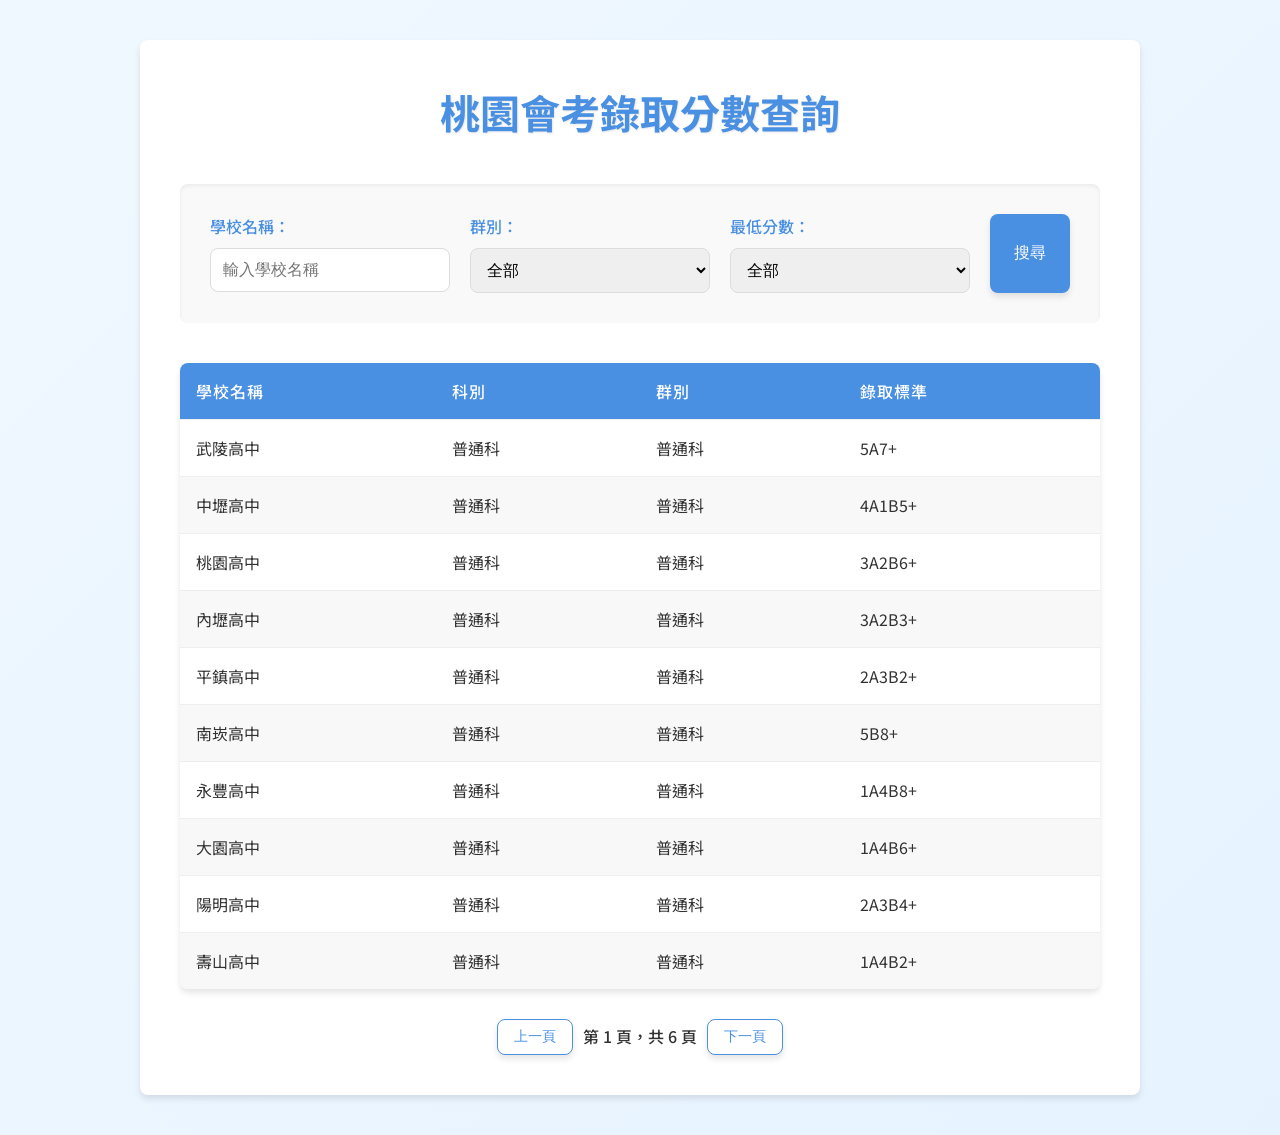
<file: oldindex.html>
<html><head>
<title>112桃園會考錄取分數查詢系統 - 分數查詢</title>
<style>
  @import url('https://fonts.googleapis.com/css2?family=Noto+Sans+TC:wght@300;400;500;700&display=swap');
  
  :root {
    --primary-color: #4a90e2;
    --secondary-color: #f5a623;
    --background-color: #f0f8ff;
    --text-color: #333;
    --border-radius: 8px;
    --box-shadow: 0 4px 6px rgba(0, 0, 0, 0.1);
    --transition: all 0.3s ease;
  }

  * {
    box-sizing: border-box;
    margin: 0;
    padding: 0;
  }

  body {
    font-family: 'Noto Sans TC', sans-serif;
    line-height: 1.6;
    color: var(--text-color);
    background: linear-gradient(135deg, #f0f8ff 0%, #e6f3ff 100%);
    padding: 40px 20px;
    min-height: 100vh;
  }

  .container {
    max-width: 1000px;
    margin: 0 auto;
    background-color: white;
    padding: 40px;
    border-radius: var(--border-radius);
    box-shadow: var(--box-shadow);
    transition: var(--transition);
  }

  .container:hover {
    box-shadow: 0 10px 20px rgba(0, 0, 0, 0.15);
  }

  h1 {
    color: var(--primary-color);
    text-align: center;
    margin-bottom: 40px;
    font-size: 2.5em;
    font-weight: 700;
    text-shadow: 1px 1px 2px rgba(0,0,0,0.1);
  }

  form {
    display: flex;
    flex-wrap: wrap;
    gap: 20px;
    margin-bottom: 40px;
    background-color: #f9f9f9;
    padding: 30px;
    border-radius: var(--border-radius);
    box-shadow: inset 0 2px 4px rgba(0,0,0,0.06);
  }

  .form-group {
    flex: 1 1 200px;
  }

  label {
    display: block;
    margin-bottom: 8px;
    font-weight: 500;
    color: var(--primary-color);
  }

  input, select {
    width: 100%;
    padding: 12px;
    border: 1px solid #ddd;
    border-radius: var(--border-radius);
    font-size: 16px;
    transition: var(--transition);
  }

  input:focus, select:focus {
    outline: none;
    border-color: var(--primary-color);
    box-shadow: 0 0 0 3px rgba(74, 144, 226, 0.1);
  }

  button {
    padding: 12px 24px;
    background-color: var(--primary-color);
    color: white;
    border: none;
    border-radius: var(--border-radius);
    cursor: pointer;
    font-size: 16px;
    font-weight: 500;
    transition: var(--transition);
    box-shadow: var(--box-shadow);
  }

  button:hover {
    background-color: #3a7bd5;
    transform: translateY(-2px);
  }

  table {
    width: 100%;
    border-collapse: separate;
    border-spacing: 0;
    margin-top: 30px;
    background-color: white;
    border-radius: var(--border-radius);
    overflow: hidden;
    box-shadow: var(--box-shadow);
  }

  th, td {
    padding: 16px;
    text-align: left;
    border-bottom: 1px solid #eee;
  }

  th {
    background-color: var(--primary-color);
    color: white;
    font-weight: 500;
    text-transform: uppercase;
    letter-spacing: 1px;
  }

  tr:last-child td {
    border-bottom: none;
  }

  tr:nth-child(even) {
    background-color: #f8f8f8;
  }

  tr:hover {
    background-color: #f0f0f0;
  }

  #resultMessage {
    text-align: center;
    margin-top: 30px;
    font-weight: 500;
    color: var(--secondary-color);
    font-size: 18px;
  }

  .pagination {
    display: flex;
    justify-content: center;
    margin-top: 30px;
    gap: 10px;
  }

  .pagination button {
    background-color: white;
    color: var(--primary-color);
    border: 1px solid var(--primary-color);
    padding: 8px 16px;
    font-size: 14px;
  }

  .pagination button:hover {
    background-color: var(--primary-color);
    color: white;
  }

  #pageInfo {
    display: flex;
    align-items: center;
    font-weight: 500;
    color: var(--text-color);
  }

  @media (max-width: 768px) {
    .container {
      padding: 20px;
    }

    form {
      flex-direction: column;
    }

    .form-group {
      flex: 1 1 100%;
    }
  }
</style>
</head>
<body>
  <div class="container">
    <h1>桃園會考錄取分數查詢</h1>
    <form id="searchForm">
      <div class="form-group">
        <label for="schoolName">學校名稱：</label>
        <input type="text" id="schoolName" name="schoolName" placeholder="輸入學校名稱">
      </div>
      <div class="form-group">
        <label for="department">群別：</label>
        <select id="department" name="department">
          <option value="">全部</option>
          <option value="普通科">普通科</option>
          <option value="機械群">機械群</option>
          <option value="動力機械群">動力機械群</option>
          <option value="電機與電子群">電機與電子群</option>
          <option value="化工群">化工群</option>
          <option value="土木與建築群">土木與建築群</option>
          <option value="商業與管理群">商業與管理群</option>
          <option value="外語群">外語群</option>
          <option value="設計群">設計群</option>
          <option value="農業群">農業群</option>
          <option value="食品群">食品群</option>
          <option value="家政群">家政群</option>
          <option value="餐旅群">餐旅群</option>
        </select>
      </div>
      <div class="form-group">
        <label for="minScore">最低分數：</label>
        <select id="minScore" name="minScore">
          <option value="">全部</option>
          <option value="5A">5A以上</option>
          <option value="4A">4A以上</option>
          <option value="3A">3A以上</option>
          <option value="2A">2A以上</option>
          <option value="1A">1A以上</option>
          <option value="5B">5B以上</option>
          <option value="4B">4B以上</option>
          <option value="3B">3B以上</option>
        </select>
      </div>
      <button type="submit">搜尋</button>
    </form>
    
    <table id="resultTable">
      <thead>
        <tr>
          <th>學校名稱</th>
          <th>科別</th>
          <th>群別</th>
          <th>錄取標準</th>
        </tr>
      </thead>
      <tbody>
        <!-- 搜尋結果將在這裡動態填充 -->
      </tbody>
    </table>
    <div id="resultMessage"></div>
    <div class="pagination">
      <button id="prevPage">上一頁</button>
      <span id="pageInfo"></span>
      <button id="nextPage">下一頁</button>
    </div>
  </div>

  <script>
    const departmentGroups = {
      "機械群": ["機械科", "鑄造科", "板金科", "機械木模科", "配管科", "模具科", "機電科", "製圖科", "生物產業機電科", "電腦機械製圖科"],
      "動力機械群": ["汽車科", "重機科", "飛機修護科", "動力機械科", "農業機械科", "軌道車輛科"],
      "電機與電子群": ["資訊科", "電子科", "控制科", "電機科", "冷凍空調科", "航空電子科", "電機空調科"],
      "化工群": ["化工科", "紡織科", "染整科"],
      "土木與建築群": ["建築科", "土木科", "消防工程科", "空間測繪科"],
      "商業與管理群": ["商業經營科", "國際貿易科", "會計事務科", "資料處理科", "不動產事務科", "電子商務科", "流通管理科", "農產行銷科", "航運管理科"],
      "外語群": ["應用外語科（英文組）", "應用外語科（日文組）"],
      "設計群": ["家具木工科", "美工科", "陶瓷工程科", "室內空間設計科", "圖文傳播科", "金屬工藝科", "家具設計科", "廣告設計科", "多媒體設計科", "多媒體應用科", "室內設計科"],
      "農業群": ["農場經營科", "園藝科", "森林科", "野生動物保育科", "造園科", "畜產保健科"],
      "食品群": ["食品加工科", "食品科", "水產食品科", "烘焙科"],
      "家政群": ["家政科", "服裝科", "幼兒保育科", "美容科", "時尚模特兒科", "流行服飾科", "時尚造型科", "照顧服務科"],
      "餐旅群": ["觀光事業科", "餐飲管理科"]
    };

    const schoolData = [
      { name: "武陵高中", department: "普通科", group: "普通科", score: "5A7+" },
      { name: "中壢高中", department: "普通科", group: "普通科", score: "4A1B5+" },
      { name: "桃園高中", department: "普通科", group: "普通科", score: "3A2B6+" },
      { name: "內壢高中", department: "普通科", group: "普通科", score: "3A2B3+" },
      { name: "平鎮高中", department: "普通科", group: "普通科", score: "2A3B2+" },
      { name: "南崁高中", department: "普通科", group: "普通科", score: "5B8+" },
      { name: "永豐高中", department: "普通科", group: "普通科", score: "1A4B8+" },
      { name: "大園高中", department: "普通科", group: "普通科", score: "1A4B6+" },
      { name: "陽明高中", department: "普通科", group: "普通科", score: "2A3B4+" },
      { name: "壽山高中", department: "普通科", group: "普通科", score: "1A4B2+" },
      { name: "壽山高中", department: "廣告設計科", group: "設計群", score: "5B4+" },
      { name: "壽山高中", department: "應用英語科", group: "外語群", score: "5B5+" },
      { name: "壽山高中", department: "國際貿易科", group: "商業與管理群", score: "5B6+" },
      { name: "中壢高商", department: "資料處理科", group: "商業與管理群", score: "5B4+" },
      { name: "中壢高商", department: "國際貿易科", group: "商業與管理群", score: "5B4+" },
      { name: "中壢高商", department: "商業經營科", group: "商業與管理群", score: "1A4B5+" },
      { name: "中壢家商", department: "流行服飾科", group: "家政群", score: "5B2+" },
      { name: "中壢家商", department: "商業經營科", group: "商業與管理群", score: "5B4+" },
      { name: "中壢家商", department: "資料處理科", group: "商業與管理群", score: "5B4+" },
      { name: "中壢家商", department: "家政科", group: "家政群", score: "5B2+" },
      { name: "中壢家商", department: "應用英語科", group: "外語群", score: "1A4B4+" },
      { name: "北科附工", department: "電機科", group: "電機與電子群", score: "1A4B6+" },
      { name: "北科附工", department: "動力機械科", group: "動力機械群", score: "5B4+" },
      { name: "北科附工", department: "汽車科", group: "動力機械群", score: "5B3+" },
      { name: "北科附工", department: "模具科", group: "機械群", score: "5B3+" },
      { name: "北科附工", department: "生物產業機電科", group: "機械群", score: "5B5+" },
      { name: "北科附工", department: "電子科", group: "電機與電子群", score: "1A4B3+" },
      { name: "北科附工", department: "農場經營科", group: "農業群", score: "5B4+" },
      { name: "北科附工", department: "園藝科", group: "農業群", score: "5B7+" },
      { name: "北科附工", department: "畜產保健科", group: "農業群", score: "5B7+" },
      { name: "龍潭高中", department: "普通科", group: "普通科", score: "5B5+" },
      { name: "龍潭高中", department: "園藝科", group: "農業群", score: "4B1C1+" },
      { name: "龍潭高中", department: "造園科", group: "農業群", score: "4B1C1+" },
      { name: "龍潭高中", department: "機械科", group: "機械群", score: "4B1C2+" },
      { name: "龍潭高中", department: "畜產保健科", group: "農業群", score: "4B1C5+" },
      { name: "龍潭高中", department: "電子科", group: "電機與電子群", score: "5B3+" },
      { name: "楊梅高中", department: "普通科", group: "普通科", score: "5B5+" },
      { name: "楊梅高中", department: "電子科", group: "電機與電子群", score: "5B0+" },
      { name: "楊梅高中", department: "資訊科", group: "電機與電子群", score: "5B0+" },
      { name: "新屋高中", department: "普通科", group: "普通科", score: "4B1C" },
      { name: "觀音高中", department: "普通科", group: "普通科", score: "4B1C" },
      { name: "大溪高中", department: "普通科", group: "普通科", score: "5B0+" },
      { name: "振聲高中", department: "電子商務科", group: "商業與管理群", score: "4B1C" },
      { name: "振聲高中", department: "多媒體設計科", group: "設計群", score: "4B1C" },
      { name: "振聲高中", department: "觀光事業科", group: "餐旅群", score: "4B1C3+" },
      { name: "振聲高中", department: "商業經營科", group: "商業與管理群", score: "5B0+" },
      { name: "振聲高中", department: "資訊科", group: "電機與電子群", score: "5B1+" },
      { name: "振聲高中", department: "應用英語科", group: "外語群", score: "5B3+" },
      { name: "振聲高中", department: "普通科", group: "普通科", score: "5B3+" },
      { name: "關西高中", department: "園藝科", group: "農業群", score: "4B1C" },
      { name: "關西高中", department: "畜產保健科", group: "農業群", score: "3B2C" },
      { name: "關西高中", department: "家政科", group: "家政群", score: "4B1C1+" }
    ];

    let currentPage = 1;
    const itemsPerPage = 10;

    function displayResults(results, page = 1) {
      const tbody = document.querySelector('#resultTable tbody');
      const resultMessage = document.getElementById('resultMessage');
      const pageInfo = document.getElementById('pageInfo');
      tbody.innerHTML = '';

      if (results.length === 0) {
        resultMessage.textContent = '沒有符合條件的結果';
        document.getElementById('resultTable').style.display = 'none';
        document.querySelector('.pagination').style.display = 'none';
      } else {
        resultMessage.textContent = '';
        document.getElementById('resultTable').style.display = 'table';
        document.querySelector('.pagination').style.display = 'flex';

        const startIndex = (page - 1) * itemsPerPage;
        const endIndex = startIndex + itemsPerPage;
        const pageResults = results.slice(startIndex, endIndex);

        pageResults.forEach(school => {
          const row = tbody.insertRow();
          row.insertCell(0).textContent = school.name;
          row.insertCell(1).textContent = school.department;
          row.insertCell(2).textContent = school.group;
          row.insertCell(3).textContent = school.score;
        });

        pageInfo.textContent = `第 ${page} 頁，共 ${Math.ceil(results.length / itemsPerPage)} 頁`;
      }
    }

    function compareScores(schoolScore, minScore) {
      const scoreMap = { '5A': 11, '4A': 10, '3A': 9, '2A': 8, '1A': 7, '5B': 6, '4B': 5, '3B': 4, '2B': 3, '1B': 2, '5C': 1 };
      const schoolScoreValue = scoreMap[schoolScore.substring(0, 2)] || 0;
      const minScoreValue = scoreMap[minScore] || 0;
      return schoolScoreValue >= minScoreValue;
    }

    document.getElementById('searchForm').addEventListener('submit', function(e) {
      e.preventDefault();
      const schoolName = document.getElementById('schoolName').value.toLowerCase();
      const department = document.getElementById('department').value;
      const minScore = document.getElementById('minScore').value;

      const filteredData = schoolData.filter(school => {
        return (
          (schoolName === '' || school.name.toLowerCase().includes(schoolName)) &&
          (department === '' || school.group === department) &&
          (minScore === '' || compareScores(school.score, minScore))
        );
      });

      currentPage = 1;
      displayResults(filteredData, currentPage);
    });

    document.getElementById('prevPage').addEventListener('click', function() {
      if (currentPage > 1) {
        currentPage--;
        const filteredData = performSearch();
        displayResults(filteredData, currentPage);
      }
    });

    document.getElementById('nextPage').addEventListener('click', function() {
      const filteredData = performSearch();
      if (currentPage < Math.ceil(filteredData.length / itemsPerPage)) {
        currentPage++;
        displayResults(filteredData, currentPage);
      }
    });

    function performSearch() {
      const schoolName = document.getElementById('schoolName').value.toLowerCase();
      const department = document.getElementById('department').value;
      const minScore = document.getElementById('minScore').value;

      return schoolData.filter(school => {
        return (
          (schoolName === '' || school.name.toLowerCase().includes(schoolName)) &&
          (department === '' || school.group === department) &&
          (minScore === '' || compareScores(school.score, minScore))
        );
      });
    }

    // 初始顯示所有結果
    displayResults(schoolData, currentPage);
  </script>
</body></html>
</file>
<file: styles.css>
:root{--ink:#263e35;--green:#315d4d;--muted:#81867e;--line:#e6e7de;--paper:#f8f9f4;--sage:#edf1e9;--orange:#c88a59;--white:#fff; font-family:'Noto Sans TC',sans-serif;color:var(--ink);background:var(--paper);font-synthesis:none}*{box-sizing:border-box}body{margin:0;font-size:14px;line-height:1.6}button,input,select{font:inherit}button,a,input,select{-webkit-tap-highlight-color:transparent}button,a{touch-action:manipulation}button{cursor:pointer}a{color:inherit;text-decoration:none}button{border:0}button:disabled{cursor:not-allowed;opacity:.35}button,a,input,select,summary{outline-offset:4px}button:focus-visible,a:focus-visible,input:focus-visible,select:focus-visible,summary:focus-visible{outline:2px solid var(--green)}.page-shell,.nav-shell{width:min(1200px,calc(100% - 96px));margin-inline:auto}.site-header{height:88px;border-bottom:1px solid var(--line);background:#fbfcf8}.nav-shell{height:100%;display:flex;align-items:center;justify-content:space-between;gap:28px}.brand{display:flex;align-items:center;gap:12px;font-size:20px;font-weight:700;white-space:nowrap}.brand-mark{display:grid;place-items:center;width:39px;height:39px;border-radius:12px 12px 12px 3px;background:var(--green);color:#f6f3e9;font-size:26px;font-weight:500}.brand-divider{margin:0 13px;color:#c6cbbf;font-weight:400}.brand-sub{font-size:12px;letter-spacing:1px;color:#7c8479;font-weight:400}.nav-links{display:flex;align-items:center;gap:30px;font-size:12px;color:#747d71}.nav-links>a,.nav-links>button{white-space:nowrap}.nav-active{color:var(--green);position:relative;font-weight:600}.nav-active:after{content:'';position:absolute;width:20px;height:3px;background:var(--green);bottom:-33px;left:calc(50% - 10px);border-radius:2px}.nav-more{border:1px solid #d8ded2;padding:9px 15px;border-radius:6px}.nav-more span{margin-left:12px}.text-button{background:none;padding:0;color:inherit;font-size:12px}.text-button:hover,a:hover{color:var(--orange)}.menu-toggle{display:none}.hero{display:grid;grid-template-columns:1.1fr 1fr;align-items:center;min-height:365px;gap:30px;padding-block:38px 34px}.eyebrow{font-size:10px;letter-spacing:2.1px;font-weight:600;color:#6c816c;display:flex;align-items:center;gap:9px}.eyebrow>span{width:6px;height:6px;background:#8ea486;border-radius:50%}h1{font-size:43px;line-height:1.5;letter-spacing:1px;margin:16px 0 16px;font-weight:700}.headline-accent{position:relative;color:var(--green);white-space:nowrap}.headline-accent svg{position:absolute;bottom:-8px;left:0;width:100%;height:12px;stroke:#c99764;stroke-width:3;fill:none} .hero-copy>p{font-size:13px;color:#7c8277;line-height:1.95;margin:18px 0}.hero-link{font-size:12px;font-weight:600;border-bottom:1px solid #aebba6;padding-bottom:6px;display:inline-flex;gap:36px;margin-top:4px}.hero-art{height:290px;position:relative;overflow:hidden;display:grid;place-items:center;background:#f0f0e5;border-radius:50% 50% 6px 6px / 75% 75% 6px 6px}.art-grid{position:absolute;inset:0;opacity:.3;background-image:linear-gradient(#cbd4c0 1px,transparent 1px),linear-gradient(90deg,#cbd4c0 1px,transparent 1px);background-size:32px 32px;mask-image:linear-gradient(transparent,#000)}.art-orbit{position:absolute;width:220px;height:220px;top:26px;border-radius:50%;background:#e6e8d4;border:1px solid #dadeca;box-shadow:0 0 0 18px #e9ebdb80,0 0 0 19px #dadfcf70}.campus{position:absolute;width:94%;height:244px;bottom:15px;left:3%}.floating-label{position:absolute;z-index:1;background:#fffffff2;border:1px solid #e6e9de;box-shadow:0 5px 14px #45543b09;border-radius:7px;font-size:10px;color:#53654e;display:flex;align-items:center;gap:8px}.label-top{top:43px;left:22px;padding:9px 12px;transform:rotate(-5deg)}.tiny-dot{width:6px;height:6px;border-radius:50%;background:#afba87}.label-bottom{bottom:35px;right:10px;padding:10px 14px;transform:rotate(4deg)}.label-icon{font-size:20px;color:var(--orange);background:#f8f0e4;padding:0 8px;border-radius:5px}.floating-label small{display:block;font-size:6px;letter-spacing:1px;color:#9a9e90;margin-top:2px}.art-caption{position:absolute;bottom:6px;font-size:7px;letter-spacing:2px;color:#929c84}.art-star{position:absolute;font-size:29px;color:#ad9560}.star-one{right:48px;top:34px}.star-two{left:46px;bottom:74px;font-size:19px}.notice{display:flex;align-items:center;gap:13px;border:1px solid #e5e5d7;background:#f0f1e7;border-radius:7px;padding:13px 18px}.notice-icon{width:18px;height:18px;display:grid;place-items:center;border:1px solid #8c9577;border-radius:50%;font-size:11px;color:#78835f}.notice p{margin:0;font-size:11px;flex:1;color:#626e56}.notice p>span{color:#929783;margin-left:14px;font-size:10px}.notice button{color:#78835f;white-space:nowrap;font-size:10px}.notice button span{margin-left:12px}.explore{padding-top:39px;scroll-margin-top:20px}.section-heading{display:flex;align-items:end;justify-content:space-between;margin-bottom:22px}.section-eyebrow{font-size:9px;letter-spacing:1.9px}h2{font-size:24px;margin:5px 0 0;font-weight:600;letter-spacing:.7px}.heading-dot{color:var(--orange);margin-left:3px}.section-note{color:#959a8c;font-size:11px;padding-bottom:4px}.workspace{display:grid;grid-template-columns:265px minmax(0,1fr);gap:25px;align-items:start}.filter-panel{background:#fff;border:1px solid var(--line);border-radius:9px;padding:22px}.filter-heading{display:flex;align-items:center;justify-content:space-between;margin-bottom:23px}h3{font-size:14px;margin:0;font-weight:600}.filter-heading h3 span{font-size:21px;margin-right:6px;vertical-align:-1px}.filter-heading button{color:#9b9e92;font-size:10px}.form-group{margin-bottom:18px}label{display:flex;align-items:center;gap:8px;font-size:11px;font-weight:500;margin-bottom:8px;color:#5f695b}label>span{font-size:7px;letter-spacing:1px;color:#acafa3;font-weight:400}input,select{width:100%;height:41px;border:1px solid #e3e6dc;border-radius:5px;background:#fcfcf9;color:#596052;padding:0 12px;font-size:11px}input::placeholder{color:#a6aa9d}select{appearance:none;background-image:url("data:image/svg+xml,%3Csvg xmlns='http://www.w3.org/2000/svg' width='12' height='12' viewBox='0 0 12 12'%3E%3Cpath d='m3 4 3 3 3-3' fill='none' stroke='%23838d7b' stroke-width='1.2'/%3E%3C/svg%3E");background-repeat:no-repeat;background-position:right 12px center;padding-right:30px}.search-input{position:relative}.search-input>span{position:absolute;left:12px;top:5px;font-size:21px;color:#9aa18f}.search-input input{padding-left:34px}.primary-button{background:var(--green);color:#fff;border-radius:5px;padding:11px 18px;font-size:12px;transition:background .2s}.primary-button:hover{background:#224535}.search-button{width:100%;display:flex;align-items:center;justify-content:center;gap:9px;height:43px;margin-top:24px;font-size:11px}.search-button>span:first-child{font-size:23px;line-height:1}.search-button>span:last-child{margin-left:auto}.filter-tip{border-top:1px dashed #e1e6d8;margin-top:24px;padding-top:20px;display:flex;gap:10px;color:#8b927e}.filter-tip>span{font-size:24px;color:#9eab85;line-height:1.4}.filter-tip p{font-size:10px;margin:0}.filter-tip small{display:block;color:#a3a797;font-size:10px;line-height:1.9;margin-top:4px}.results-panel{background:white;border:1px solid var(--line);border-radius:9px;overflow:hidden}.results-heading{padding:22px 24px 16px;display:flex;justify-content:space-between;align-items:center}.results-heading h3{font-size:15px;display:flex;align-items:center;gap:9px}.results-heading h3>span{font-size:10px;background:#eef2e9;color:#708561;min-width:25px;padding:1px 7px;border-radius:4px;text-align:center}.results-heading p{font-size:10px;color:#9b9f91;margin:6px 0 0}.view-options{display:flex;gap:2px;border:1px solid var(--line);padding:3px;border-radius:6px}.view-options button{background:transparent;border-radius:3px;width:28px;height:26px;color:#b1b6a5;font-size:16px}.view-options button.active{background:#eef2e9;color:var(--green)}.results-hint{margin:0 24px 17px;padding:8px 11px;background:#f7f8f3;border-radius:4px;font-size:10px;color:#949b87}.results-hint span{margin-right:5px;color:#839373}.table-heading,.school-row{display:grid;grid-template-columns:minmax(0,1.5fr) minmax(100px,1fr) 100px 42px;gap:14px;align-items:center;padding-inline:24px}.table-heading{height:38px;background:#f5f7f0;font-size:10px;color:#939b87;border-block:1px solid #edf0e5}.table-heading span:last-child{text-align:center}.school-row{min-height:77px;border-bottom:1px solid #eff0e9;transition:background .2s}.school-row:hover{background:#fafbf7}.school-main{display:flex;gap:12px;align-items:center;min-width:0}.school-icon{width:35px;height:35px;flex-shrink:0;border:1px solid #e6ebdc;border-radius:7px;display:grid;place-items:center;background:#f5f7ef;color:#899b73}.school-icon svg{width:20px;height:20px;fill:none;stroke:currentColor;stroke-width:1.4}.school-name{font-size:12px;font-weight:500;overflow-wrap:anywhere}.school-course{font-size:10px;color:#a0a591;margin-top:3px}.school-group{font-size:10px;color:#83916f;background:#f3f6ed;border:1px solid #e8eddf;padding:3px 8px;border-radius:4px;width:fit-content}.score-badge{font-family:Arial,sans-serif;font-size:14px;letter-spacing:.5px;font-weight:600;color:#3d6651}.school-row:nth-child(-n+3) .score-badge{color:#af7953}.compare-toggle{width:27px;height:27px;border:1px solid #e0e6d7;background:white;border-radius:5px;color:#9aa58a;justify-self:center;font-size:18px;line-height:1}.compare-toggle:hover{border-color:var(--green);color:var(--green)}.compare-toggle.selected{background:var(--green);color:#fff;border-color:var(--green)}.pagination{padding:16px 24px;display:flex;align-items:center;justify-content:space-between;font-size:10px;color:#a2a792}.pagination[hidden]{display:none}.pagination>div{display:flex;align-items:center;gap:14px}.pagination button{width:28px;height:28px;border:1px solid var(--line);background:white;border-radius:4px;color:#79896b}#pageInfo{color:#6e7a60}.source-note{border-top:1px solid var(--line);background:#fcfdf9;padding:12px 24px;font-size:9px;color:#a5aa97}.source-note span{margin-right:5px}#resultMessage{text-align:center;padding:45px 20px;color:#88927e;font-size:12px}#resultMessage:empty{display:none}.spinner{display:inline-block;vertical-align:middle;width:15px;height:15px;border:2px solid #dce3d4;border-top-color:var(--green);border-radius:50%;animation:spin 1s linear infinite;margin-right:8px}@keyframes spin{to{transform:rotate(360deg)}}.next-step{display:flex;align-items:center;gap:19px;margin-block:28px 44px;padding:22px 27px;background:#ecf0e5;border:1px solid #e2e8d9;border-radius:8px}.next-step-icon{font-size:29px;border:1px solid #d8e0cc;border-radius:50%;width:46px;height:46px;display:grid;place-items:center;color:#7b8c62}.next-step h3{font-size:13px;color:#5e7050}.next-step p{font-size:10px;margin:5px 0 0;color:#97a087}.next-step>a{margin-left:auto;font-size:11px;color:#6c7e58;white-space:nowrap}.next-step>a span{margin-left:23px}footer{border-top:1px solid var(--line);display:flex;align-items:center;justify-content:space-between;gap:20px;min-height:94px;color:#a1a694;font-size:9px}footer>div{display:flex;align-items:center;gap:17px}.footer-brand{color:#69785a;font-weight:600;font-size:13px}footer button{font-size:9px!important}.comparison-panel{position:fixed;bottom:22px;left:50%;transform:translateX(-50%);display:flex;gap:23px;align-items:center;padding:14px 20px;background:#fff;border:1px solid #d5ddcb;border-radius:10px;box-shadow:0 10px 40px #1d38252a;z-index:20;width:max-content;max-width:calc(100% - 24px)}.comparison-panel[hidden]{display:none}.comparison-panel>div{display:flex;align-items:center;gap:10px;font-size:12px}.comparison-symbol{color:#7d916c;font-size:20px}#comparisonCount{border-radius:4px;padding:1px 7px;background:#ecf1e5}.comparison-panel small{font-size:10px;color:#99a08d;margin-right:20px}.comparison-panel .text-button{color:#929d83}dialog{color:var(--ink);border:1px solid var(--line);border-radius:12px;width:min(760px,calc(100% - 32px));max-height:85vh;padding:28px}dialog::backdrop{background:#1e30265c;backdrop-filter:blur(4px)}.modal-heading{display:flex;justify-content:space-between;align-items:center;margin-bottom:24px}.modal-heading h2{font-size:22px}.close-modal{background:#f1f4eb;border-radius:50%;width:30px;height:30px;font-size:24px;color:#708162}.modal-heading .eyebrow{font-size:8px}details{border-top:1px solid var(--line);padding:16px 0;font-size:13px}summary{cursor:pointer;font-weight:500}details p{font-size:12px;color:#7f8a73;line-height:1.9}.comparison-table-wrap{overflow:auto}table{border-collapse:collapse;width:100%;font-size:12px;white-space:nowrap;text-align:left}th,td{padding:13px 12px;border-bottom:1px solid var(--line)}th{background:#f4f6ef;color:#839474;font-weight:500}.skip-link{position:fixed;top:-60px;left:15px;z-index:50;background:var(--green);color:white;padding:10px}.skip-link:focus{top:10px}.grid-mode #resultContainer{display:grid;grid-template-columns:repeat(2,minmax(0,1fr));gap:14px;padding:18px 24px}.grid-mode .table-heading{display:none}.grid-mode .school-row{position:relative;border:1px solid var(--line);border-radius:7px;padding:16px;grid-template-columns:1fr 1fr;gap:15px}.grid-mode .school-main{grid-column:1/-1;padding-right:25px}.grid-mode .compare-toggle{position:absolute;top:18px;right:12px}.grid-mode .school-score{text-align:right}.grid-mode .school-row:nth-child(n) .score-badge{color:#3d6651}@media(min-width:1450px){.hero{min-height:400px}.hero-art{height:315px}.campus{height:265px}}@media(max-width:1100px){.page-shell,.nav-shell{width:calc(100% - 64px)}.brand-sub,.brand-divider{display:none}.nav-links{gap:22px}.notice p>span{display:block;margin:4px 0 0}.workspace{grid-template-columns:235px minmax(0,1fr);gap:18px}.filter-panel{padding:19px}.table-heading,.school-row{grid-template-columns:minmax(0,1.5fr) minmax(80px,1fr) 80px 28px;gap:9px;padding-inline:18px}h1{font-size:37px}.hero{gap:20px}.floating-label{font-size:9px}.label-top{left:8px}.label-bottom{right:5px}.school-icon{width:30px;height:30px}.school-main{gap:9px}}@media(max-width:760px){.page-shell,.nav-shell{width:calc(100% - 40px)}.site-header{height:72px}.brand{font-size:18px}.brand-mark{width:34px;height:34px;font-size:23px}.menu-toggle{display:block;background:none;color:var(--green);font-size:22px}.nav-links{display:none;position:absolute;top:71px;left:0;right:0;padding:20px;background:#fbfcf8;z-index:10;border-bottom:1px solid var(--line);box-shadow:0 15px 20px #263e3508;flex-direction:column;align-items:stretch;gap:20px}.nav-links.active{display:flex}.nav-links .text-button{text-align:left}.nav-active:after{display:none}.nav-more{width:fit-content}.hero{grid-template-columns:1fr;gap:24px;padding-block:31px 26px}.eyebrow{font-size:8px;letter-spacing:1.8px}h1{font-size:36px;line-height:1.5;margin-block:14px}.hero-copy>p{font-size:12px}.hero-link{font-size:11px}.hero-art{height:250px;max-width:470px;width:100%;justify-self:center}.campus{height:220px}.label-top{left:18px}.label-bottom{right:10px}.notice{align-items:flex-start;padding:13px;gap:9px}.notice-icon{flex-shrink:0;margin-top:2px}.notice p{font-size:10px}.notice p>span{font-size:9px;line-height:1.8}.notice button{display:none}.explore{padding-top:28px}.section-heading{margin-bottom:18px}h2{font-size:22px}.section-note{display:none}.workspace{grid-template-columns:1fr;gap:19px}.filter-panel{padding:18px}.filter-heading{margin-bottom:16px}#searchForm{display:grid;grid-template-columns:1fr 1fr;gap:13px}.form-group{margin:0}label{font-size:10px}label>span{display:none}input,select{font-size:12px;height:43px}.search-button{grid-column:1/-1;margin-top:4px;height:44px;font-size:12px;justify-content:center}.search-button>span:last-child{margin-left:15px}.filter-tip{display:none}.results-heading{padding:18px}.results-hint{margin-inline:18px;font-size:9px}.table-heading,.school-row{grid-template-columns:minmax(0,1fr) 74px 28px;gap:8px;padding-inline:14px}.table-heading span:nth-child(2){display:none}.school-row>.school-group{display:none}.school-row{min-height:78px}.school-course{font-size:9px}.school-name{font-size:11px}.score-badge{font-size:13px}.school-icon{width:29px;height:32px}.pagination{padding:14px;font-size:9px}.pagination>div{gap:10px}.source-note{padding:12px 14px;font-size:9px}.next-step{padding:17px;gap:12px;flex-wrap:wrap;margin-block:22px 28px}.next-step-icon{width:37px;height:37px;font-size:24px}.next-step h3{font-size:12px}.next-step p{font-size:9px}.next-step>a{font-size:10px;margin-left:49px}.next-step>a span{margin-left:12px}footer{min-height:115px;flex-wrap:wrap;gap:0;padding-block:18px;justify-content:space-between}footer>div{width:100%;gap:13px}footer p{font-size:8px}.comparison-panel{gap:12px;padding:12px;bottom:12px;width:calc(100% - 24px)}.comparison-panel>div{margin-right:auto;gap:6px;font-size:11px}.comparison-panel small{display:none}.comparison-panel .primary-button{font-size:11px;padding:10px}.comparison-symbol{display:none}.grid-mode #resultContainer{grid-template-columns:1fr;padding:14px}.grid-mode .school-row>.school-group{display:block}.grid-mode .school-name{font-size:12px}}@media(prefers-reduced-motion:reduce){*,*:before,*:after{scroll-behavior:auto!important;animation:none!important;transition:none!important}}
/* Keep the small campus note inside the illustration's curved edge. */
.label-top{top:64px;left:76px}
label,input,select{font-size:12px}.school-name{font-size:13px}.school-course,.school-group,.table-heading,.results-heading p{font-size:11px}.results-heading p,.pagination,.source-note{color:#7e8973}.skip-link:focus:not(:focus-visible){top:-60px}
@media(max-width:760px){.label-top{top:58px;left:42px}label{font-size:11px}.school-name{font-size:12px}.school-course{font-size:10px}.table-heading{font-size:10px}.results-heading p{font-size:10px}.source-note{font-size:9px}.grid-mode .school-name{font-size:13px}}
[hidden]{display:none!important}.school-row:nth-child(n) .score-badge{color:#3d6651}.school-row:nth-child(n) .score-high{color:#af7953}

.update-notice-modal{width:min(480px,calc(100% - 32px));padding:24px 32px 30px;text-align:center}.update-notice-modal .modal-heading{margin-bottom:12px}.update-notice-icon{display:grid;place-items:center;width:62px;height:62px;margin:0 auto 18px;background:var(--sage);border:1px solid #dce4d1;border-radius:18px;color:var(--green);font-size:36px}.update-notice-label{font-size:11px;letter-spacing:2px;color:var(--orange);margin:0 0 8px}.update-notice-modal h2{font-size:25px;letter-spacing:0}.update-notice-modal #updateNoticeDescription{font-size:14px;line-height:2;color:#77826e;margin:18px 0}.update-notice-modal strong{color:var(--green);font-weight:600}.update-notice-note{font-size:11px;color:#87927d;background:#f5f7ef;border-radius:6px;padding:11px;margin:0 0 24px}.update-notice-actions{display:flex;flex-direction:column;gap:18px}.update-notice-actions .primary-button{display:flex;align-items:center;justify-content:center;gap:24px;padding:13px;font-size:13px}.update-notice-actions .primary-button:hover{color:white}.update-notice-actions .text-button{font-size:12px;color:#7a866f}.notice button{display:block}@media(max-width:760px){.notice{flex-wrap:wrap}.notice button{margin-left:27px}.update-notice-modal{padding:20px 22px 26px}.update-notice-modal h2{font-size:23px}}
/* Keep modal close controls circular and center the icon independently of font metrics. */
.close-modal{position:relative;display:inline-grid;place-items:center;flex:0 0 30px;width:30px;height:30px;min-width:30px;min-height:30px;aspect-ratio:1;padding:0;border-radius:50%;font-size:0;line-height:1}
.close-modal::before,.close-modal::after{content:'';position:absolute;top:50%;left:50%;width:14px;height:1.5px;border-radius:1px;background:currentColor;transform:translate(-50%,-50%) rotate(45deg)}
.close-modal::after{transform:translate(-50%,-50%) rotate(-45deg)}
</file>
